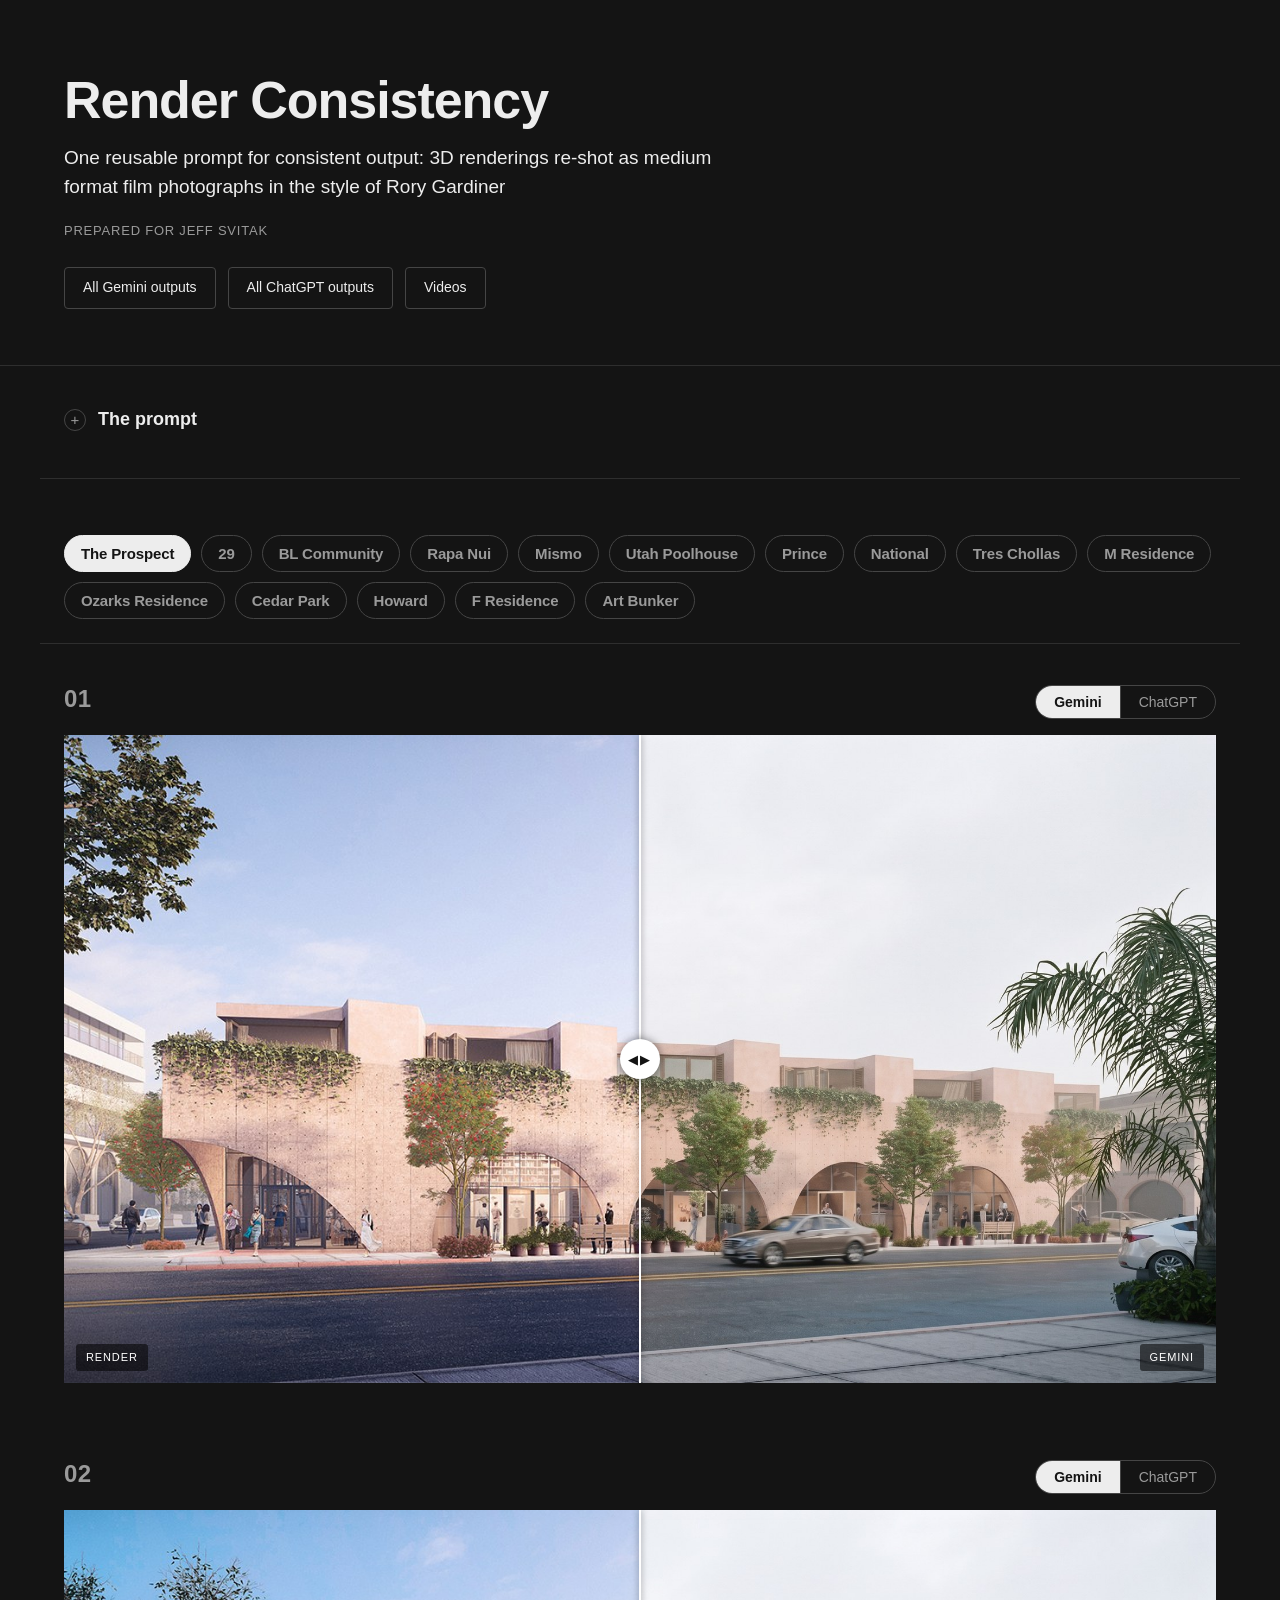
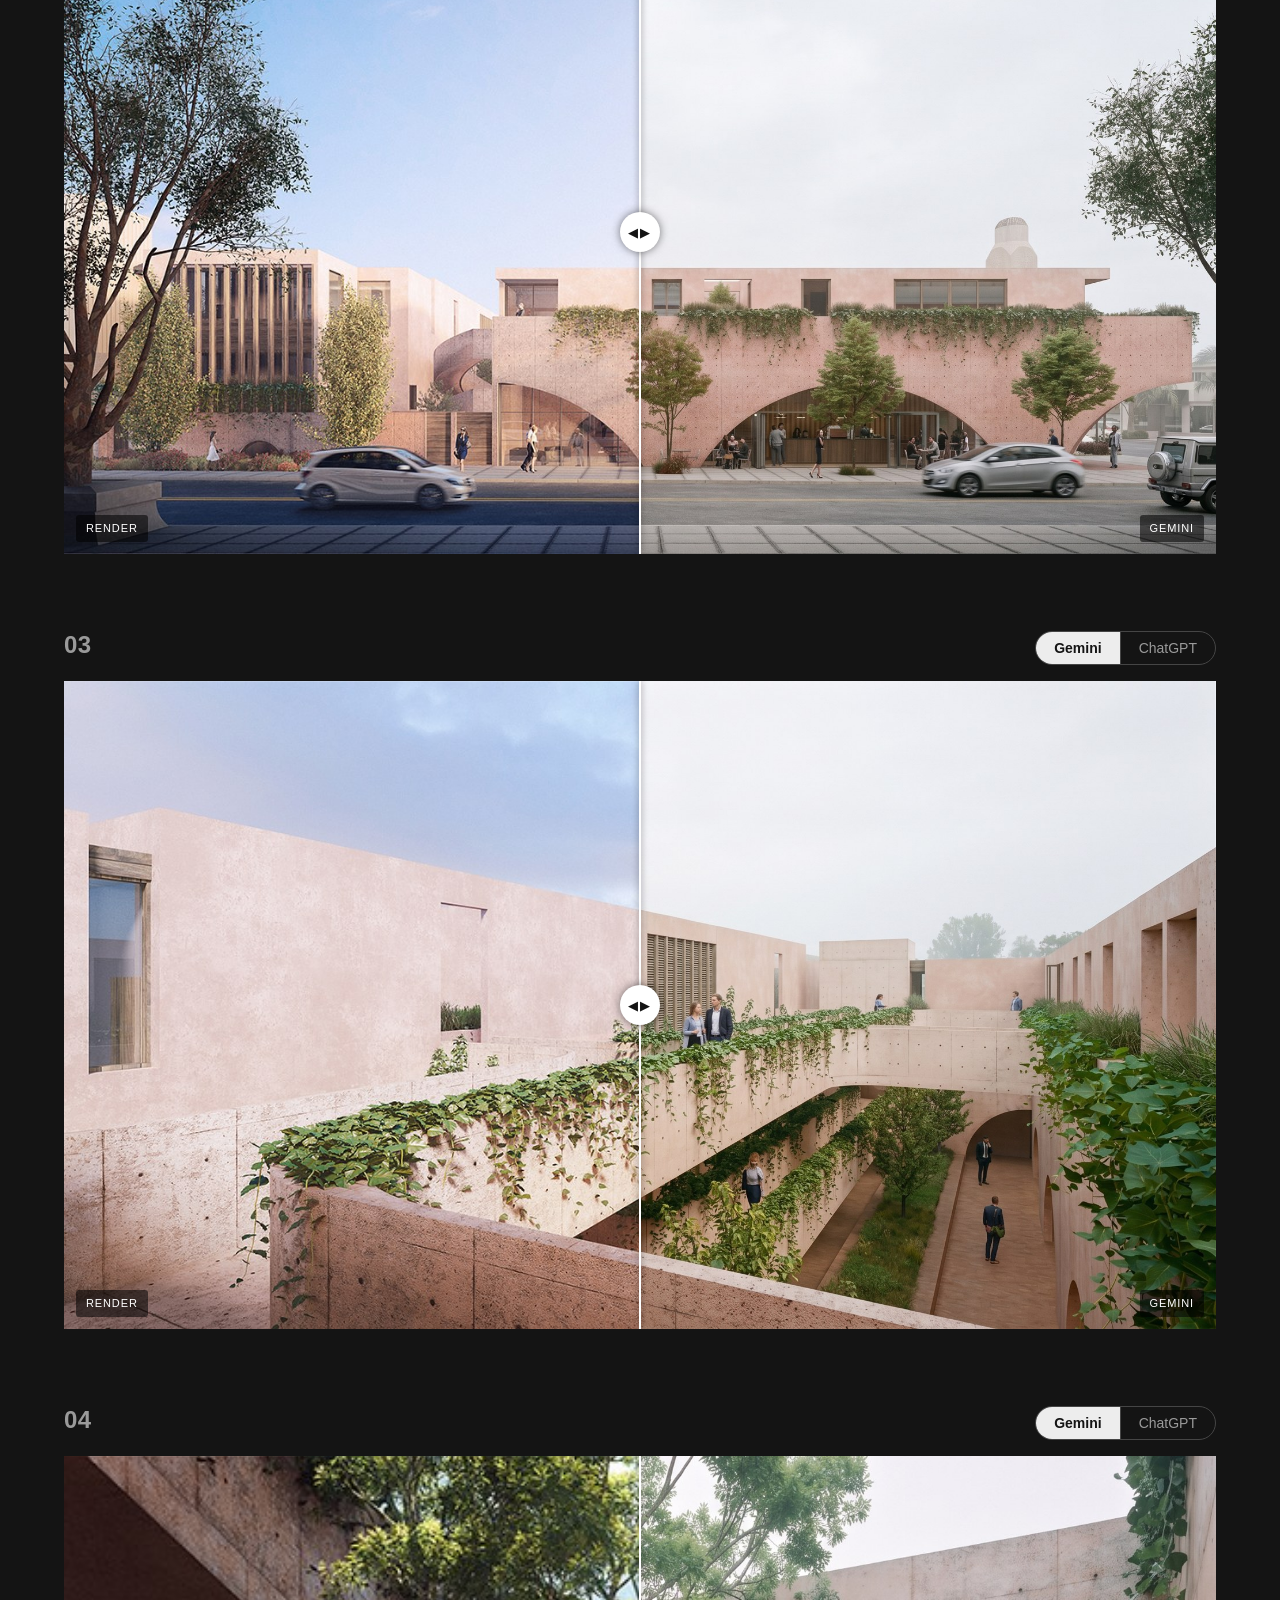
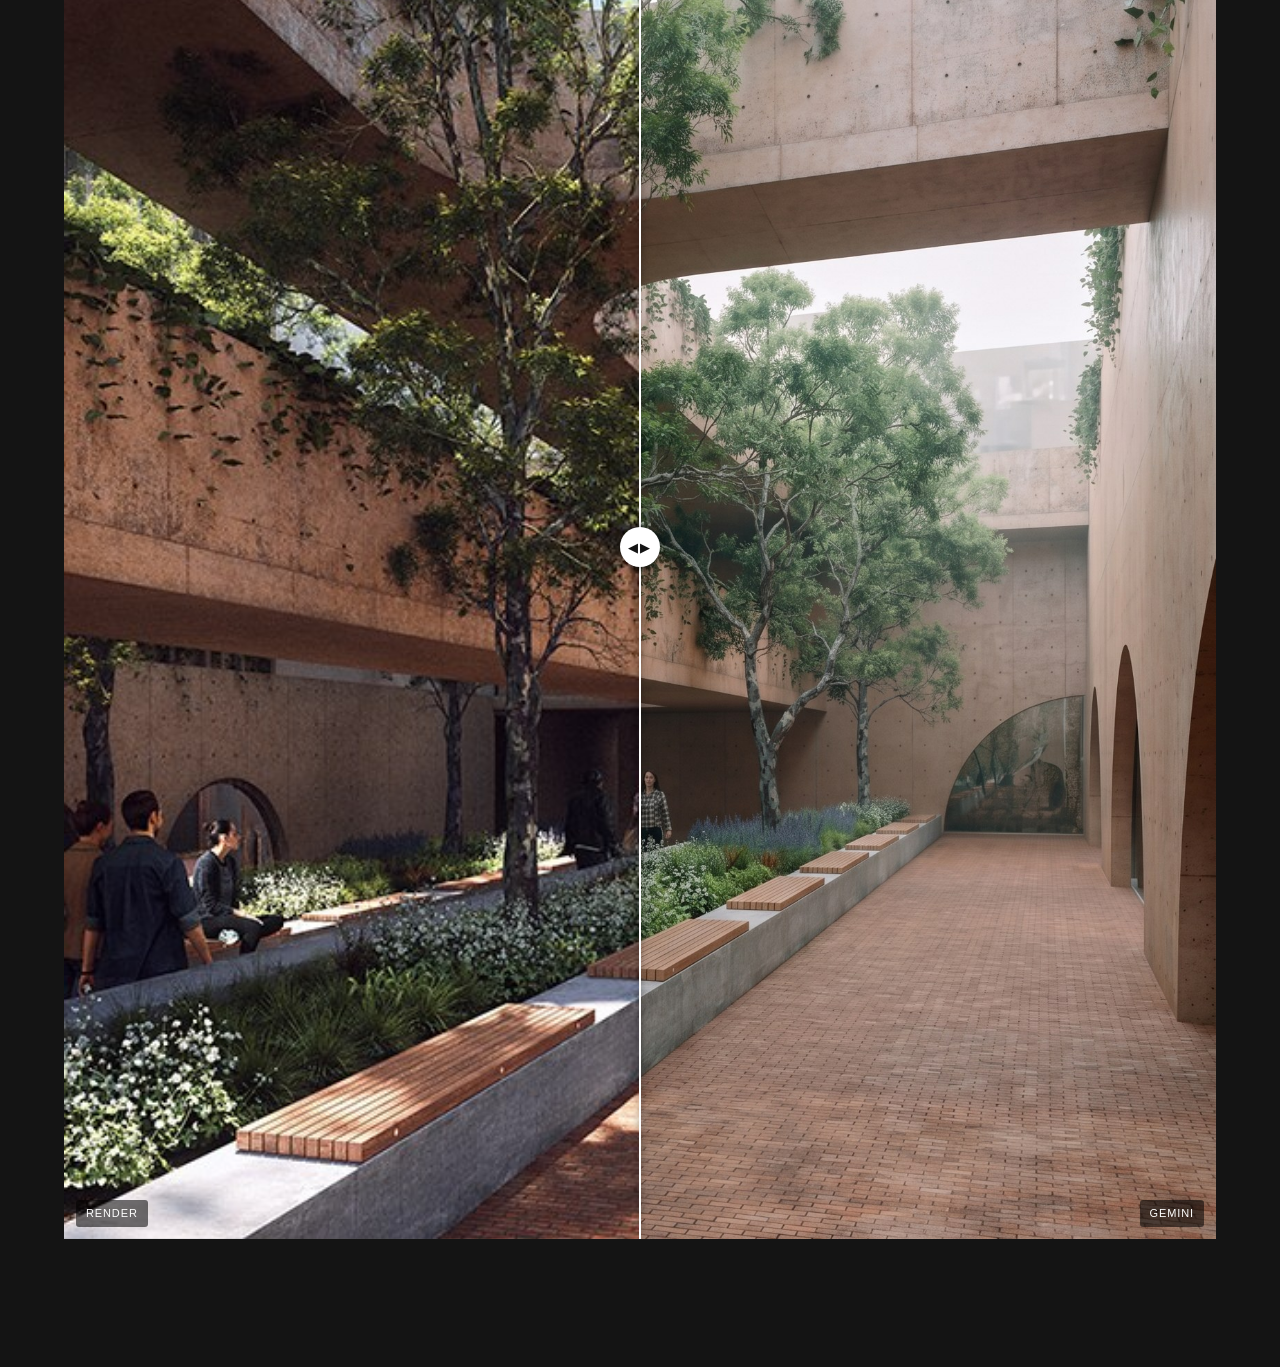
<file: index.html>
<!doctype html>
<html lang="en">
<head>
<meta charset="utf-8">
<meta name="viewport" content="width=device-width, initial-scale=1">
<title>Render Consistency</title>
<meta name="description" content="One reusable prompt for consistent output: 3D renderings re-shot as medium format film photographs in the style of Rory Gardiner.">
<link rel="stylesheet" href="style.css?v=11">
</head>
<body>

<header class="page-head">
  <div class="wrap">
    <h1>Render Consistency</h1>
    <p class="subhead">One reusable prompt for consistent output: 3D renderings re-shot as medium format film photographs in the style of Rory Gardiner</p>
    <p class="prepared">Prepared for Jeff Svitak</p>

    <div class="head-actions">
      <a class="btn" href="gemini.html">All Gemini outputs</a>
      <a class="btn" href="chatgpt.html">All ChatGPT outputs</a>
      <a class="btn" href="videos.html">Videos</a>
    </div>
  </div>
</header>

<section class="wrap prompt-section">
  <details id="prompt-details">
    <summary><span class="summary-label">The prompt</span></summary>
    <div class="prompt-body">
      <button type="button" id="copy-prompt" class="copy-btn">Copy prompt</button>
      <div class="prompt-text" id="prompt-text"><p>This is a 3D architectural rendering. Re-photograph the building as a real photograph in the style of a medium format architectural film shoot. Keep the architecture exactly as designed: same forms, proportions, openings and materials. Match every material color exactly as rendered, at the same hue; do not shift any material toward grey, beige, warmer or cooler. Everything else can change.</p>
<p>Reframe from eye level with straight verticals and a normal-to-slightly-long lens, no wide-angle stretch. Let landscape, foreground planting or context take up as much of the frame as the building; the building does not need to be centered or shown whole.</p>
<p>Overcast day: flat pale grey-white sky with no blue and no visible cloud detail, soft diffuse light from above, no direct sun, no hard cast shadows, only faint soft shading where light is blocked. Faint atmospheric haze on anything distant.</p>
<p>The building is newly completed and well kept. Replace all render content with the real thing: real people if any, few and candid, often facing away; real vegetation matching the designed planting, healthy and maintained, with the natural irregularity of living plants but no dead growth, no weeds, nothing overgrown; paving and hard surfaces clean and swept; materials as built, real texture and slight tonal variation across surfaces, but no staining, dirt or damage.</p>
<p>Shot on a Mamiya RZ67, 110mm f/2.8, Kodak Portra 400, scanned from the negative. Low contrast, lifted shadows, no pure black or blown white, fine even grain across the whole frame. Muted palette, greens pushed toward olive, slight cool magenta-cyan cast in the sky and highlights; the haze and low contrast cover the building too, but its materials keep their rendered hue. No HDR, no sharpening, no vignette.</p></div>
    </div>
  </details>
</section>

<nav class="wrap projects-nav" id="project-tabs" aria-label="Projects"></nav>

<main class="wrap" id="projects"></main>

<script src="data.js?v=11"></script>
<script src="app.js?v=11"></script>
</body>
</html>
</file>
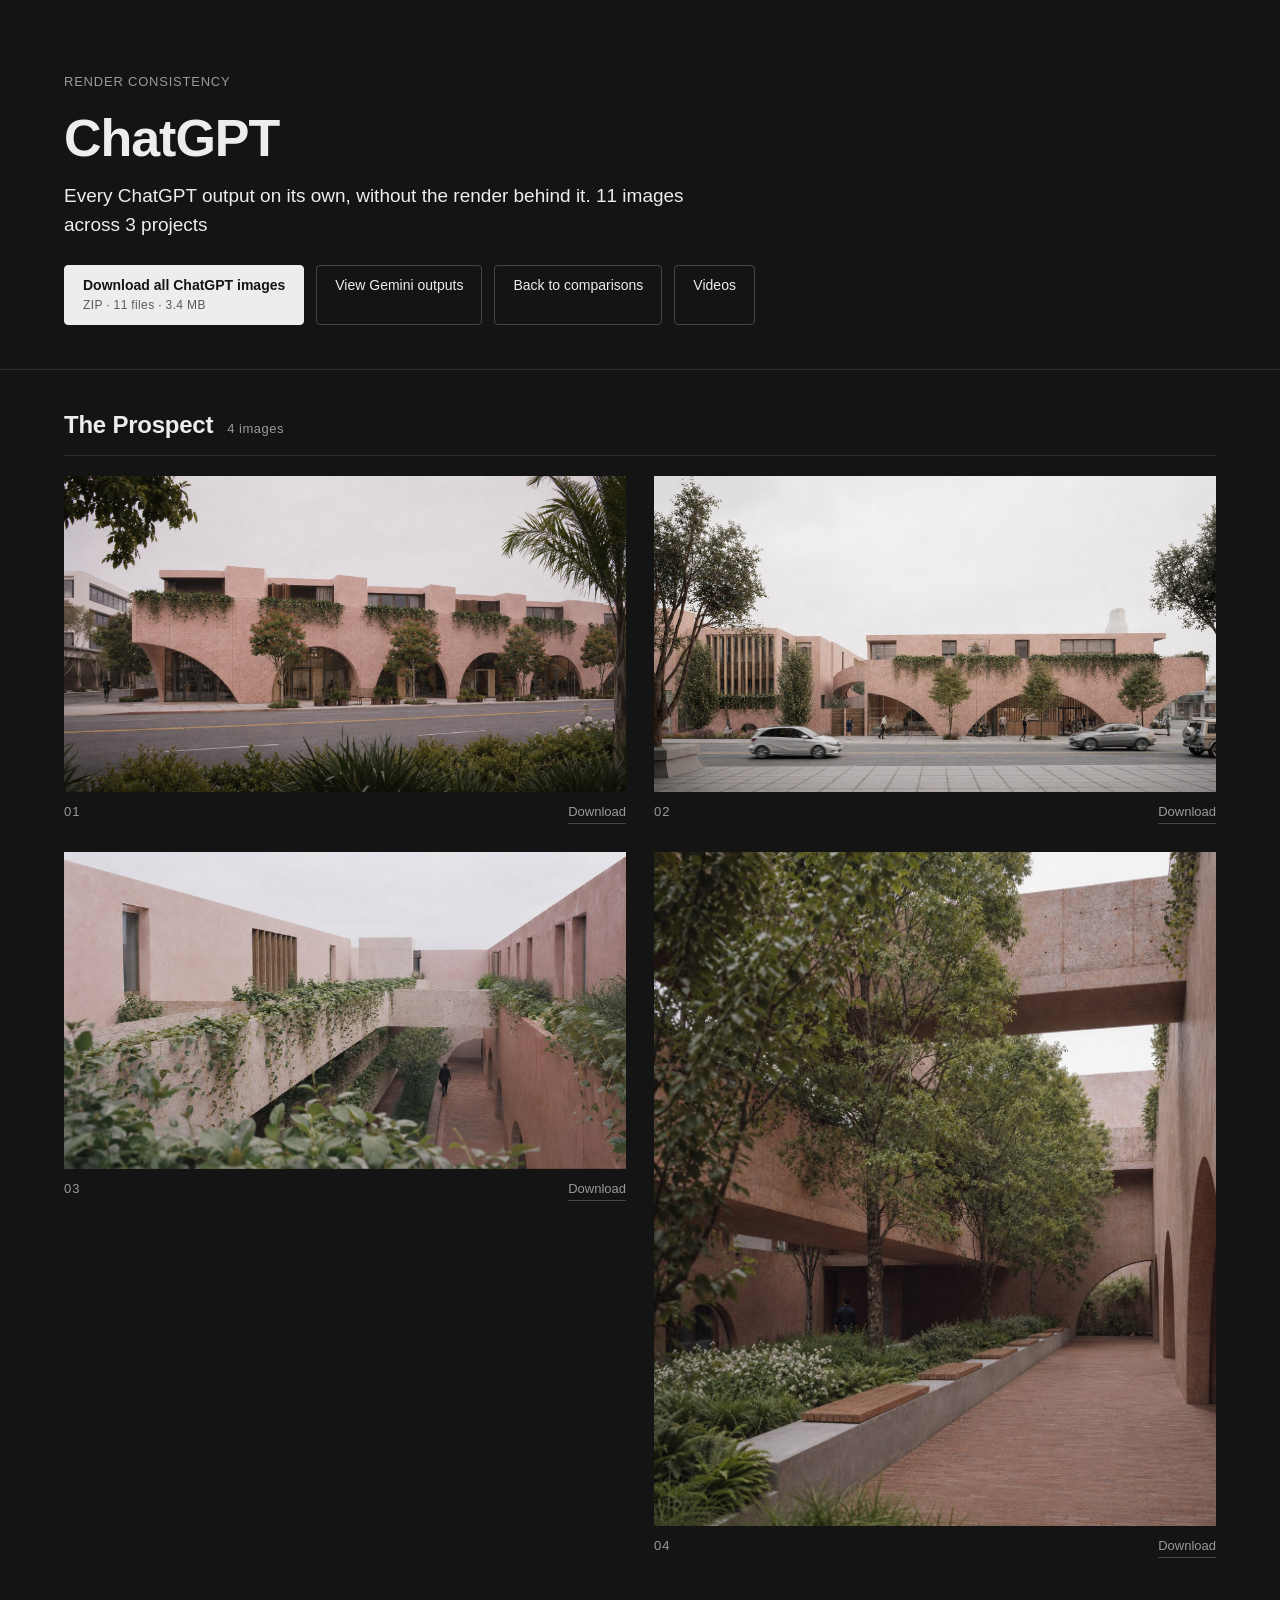
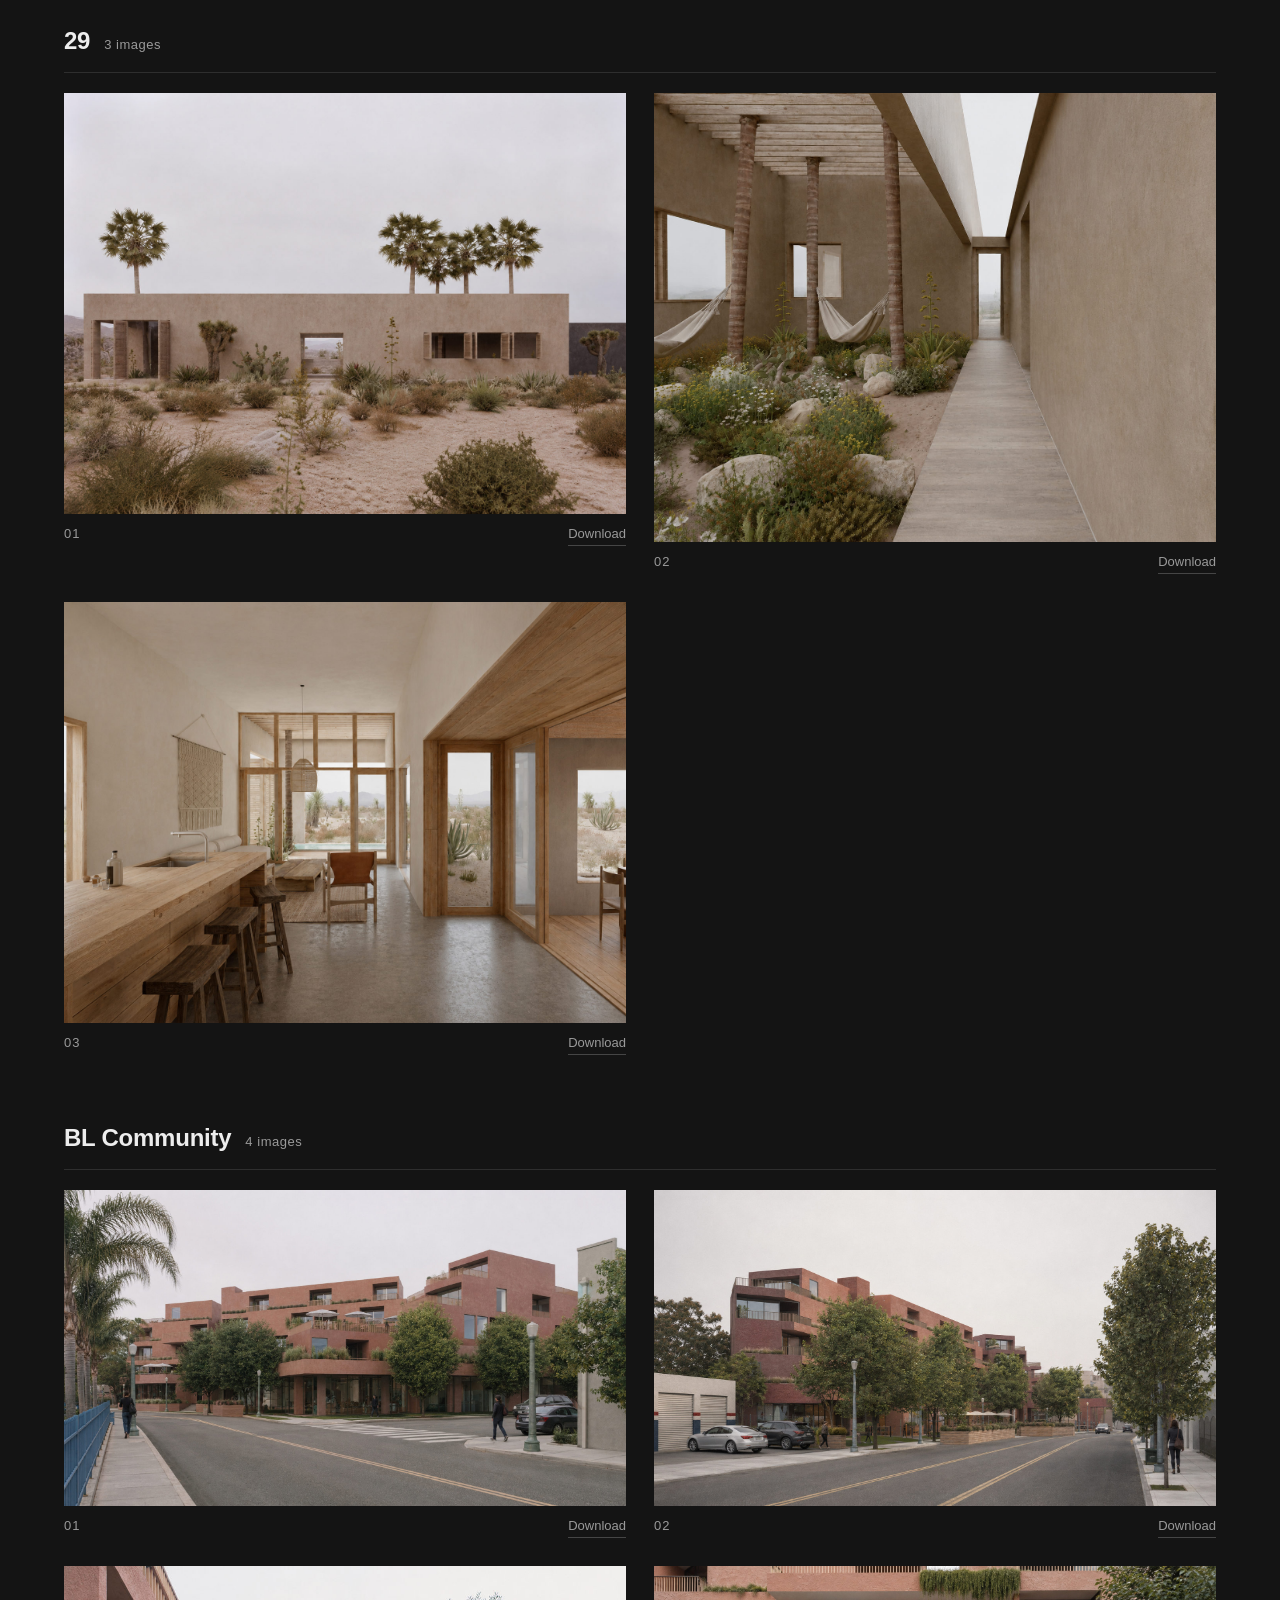
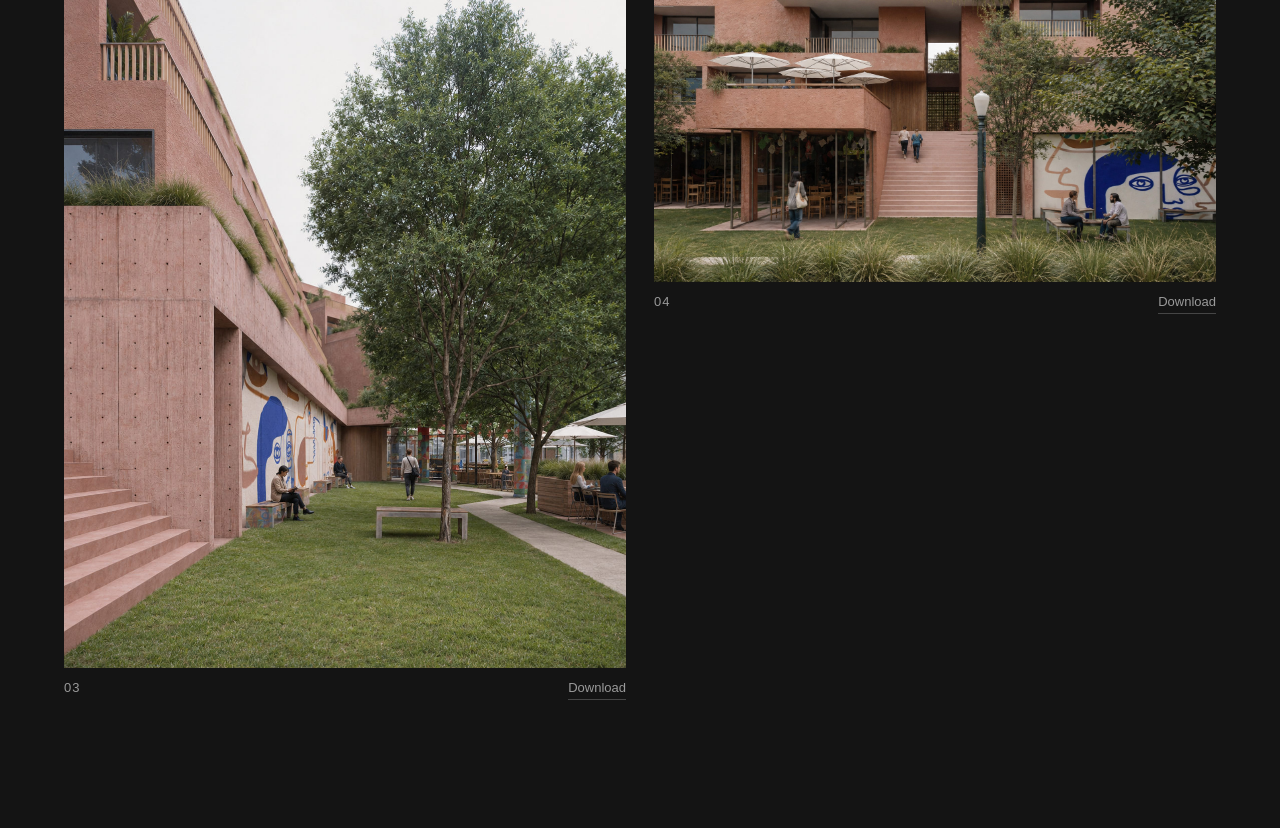
<file: chatgpt.html>
<!doctype html>
<html lang="en">
<head>
<meta charset="utf-8">
<meta name="viewport" content="width=device-width, initial-scale=1">
<title>ChatGPT outputs — Render Consistency</title>
<meta name="description" content="Every ChatGPT output from Render Consistency, on its own, with a download of the full set.">
<link rel="stylesheet" href="style.css?v=11">
</head>
<body data-model="chatgpt">

<header class="page-head page-head--sub">
  <div class="wrap">
    <p class="crumb"><a href="index.html">Render Consistency</a></p>
    <h1>ChatGPT</h1>
    <p class="subhead">Every ChatGPT output on its own, without the render behind it. <span id="total-count"></span></p>

    <div class="head-actions">
      <a class="btn btn--primary" href="downloads/render-consistency-chatgpt.zip" download>
        Download all ChatGPT images
        <span class="btn-meta" id="zip-meta">ZIP</span>
      </a>
      <a class="btn" href="gemini.html">View Gemini outputs</a>
      <a class="btn" href="index.html">Back to comparisons</a>
      <a class="btn" href="videos.html">Videos</a>
    </div>
  </div>
</header>

<main class="wrap" id="gallery"></main>

<script src="data.js?v=11"></script>
<script src="gallery.js?v=11"></script>
</body>
</html>
</file>
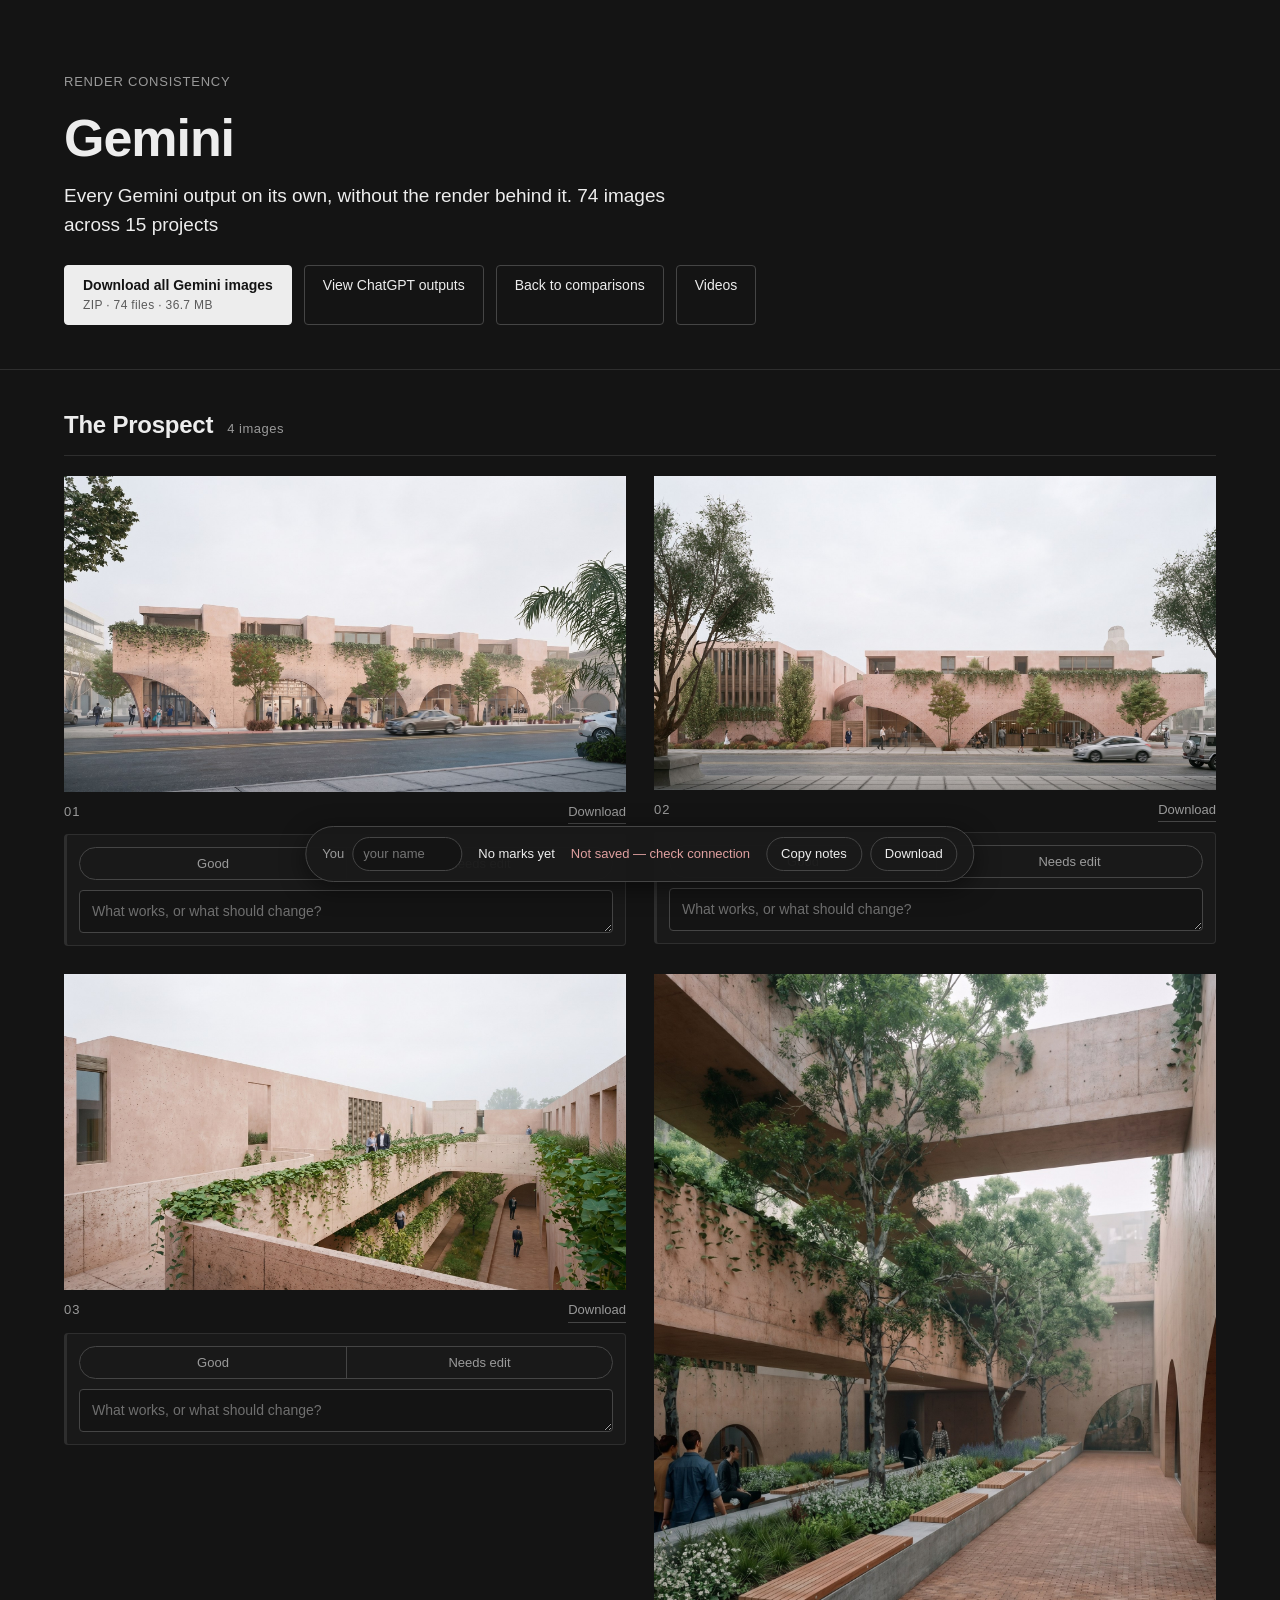
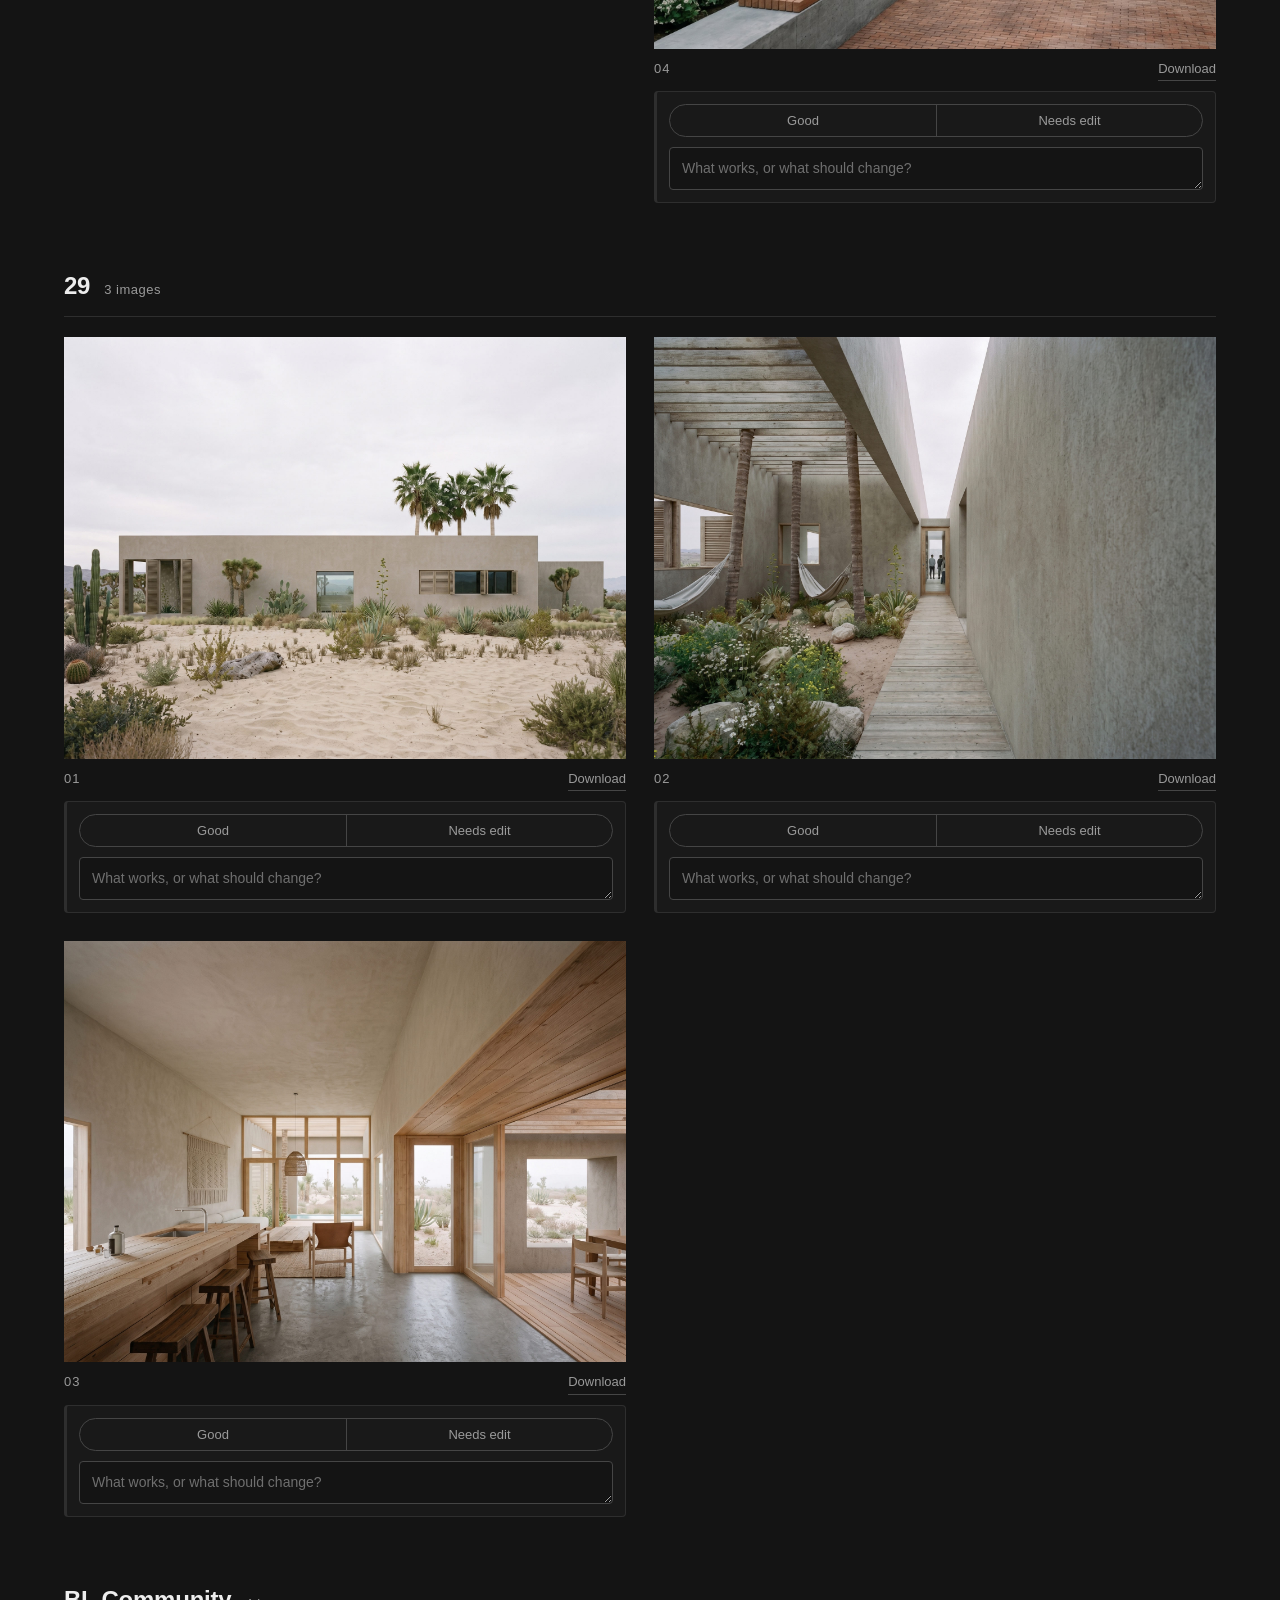
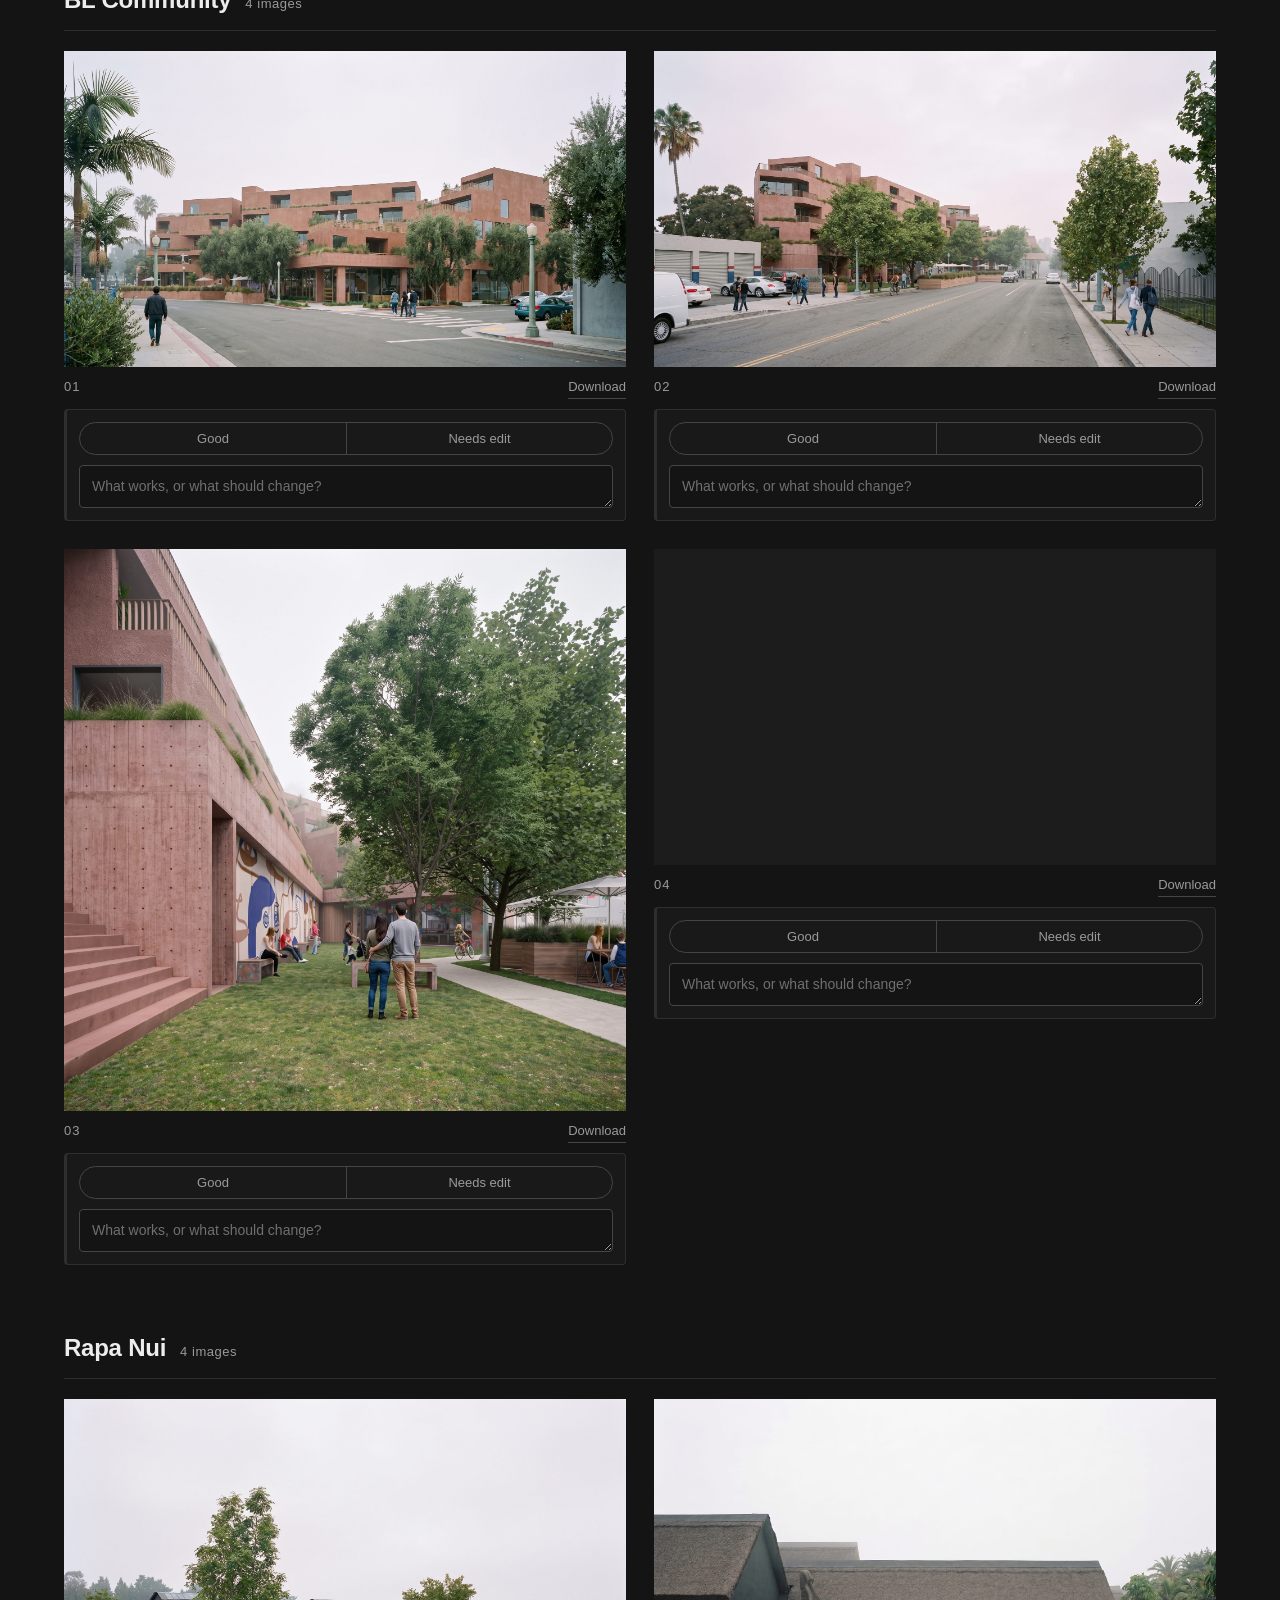
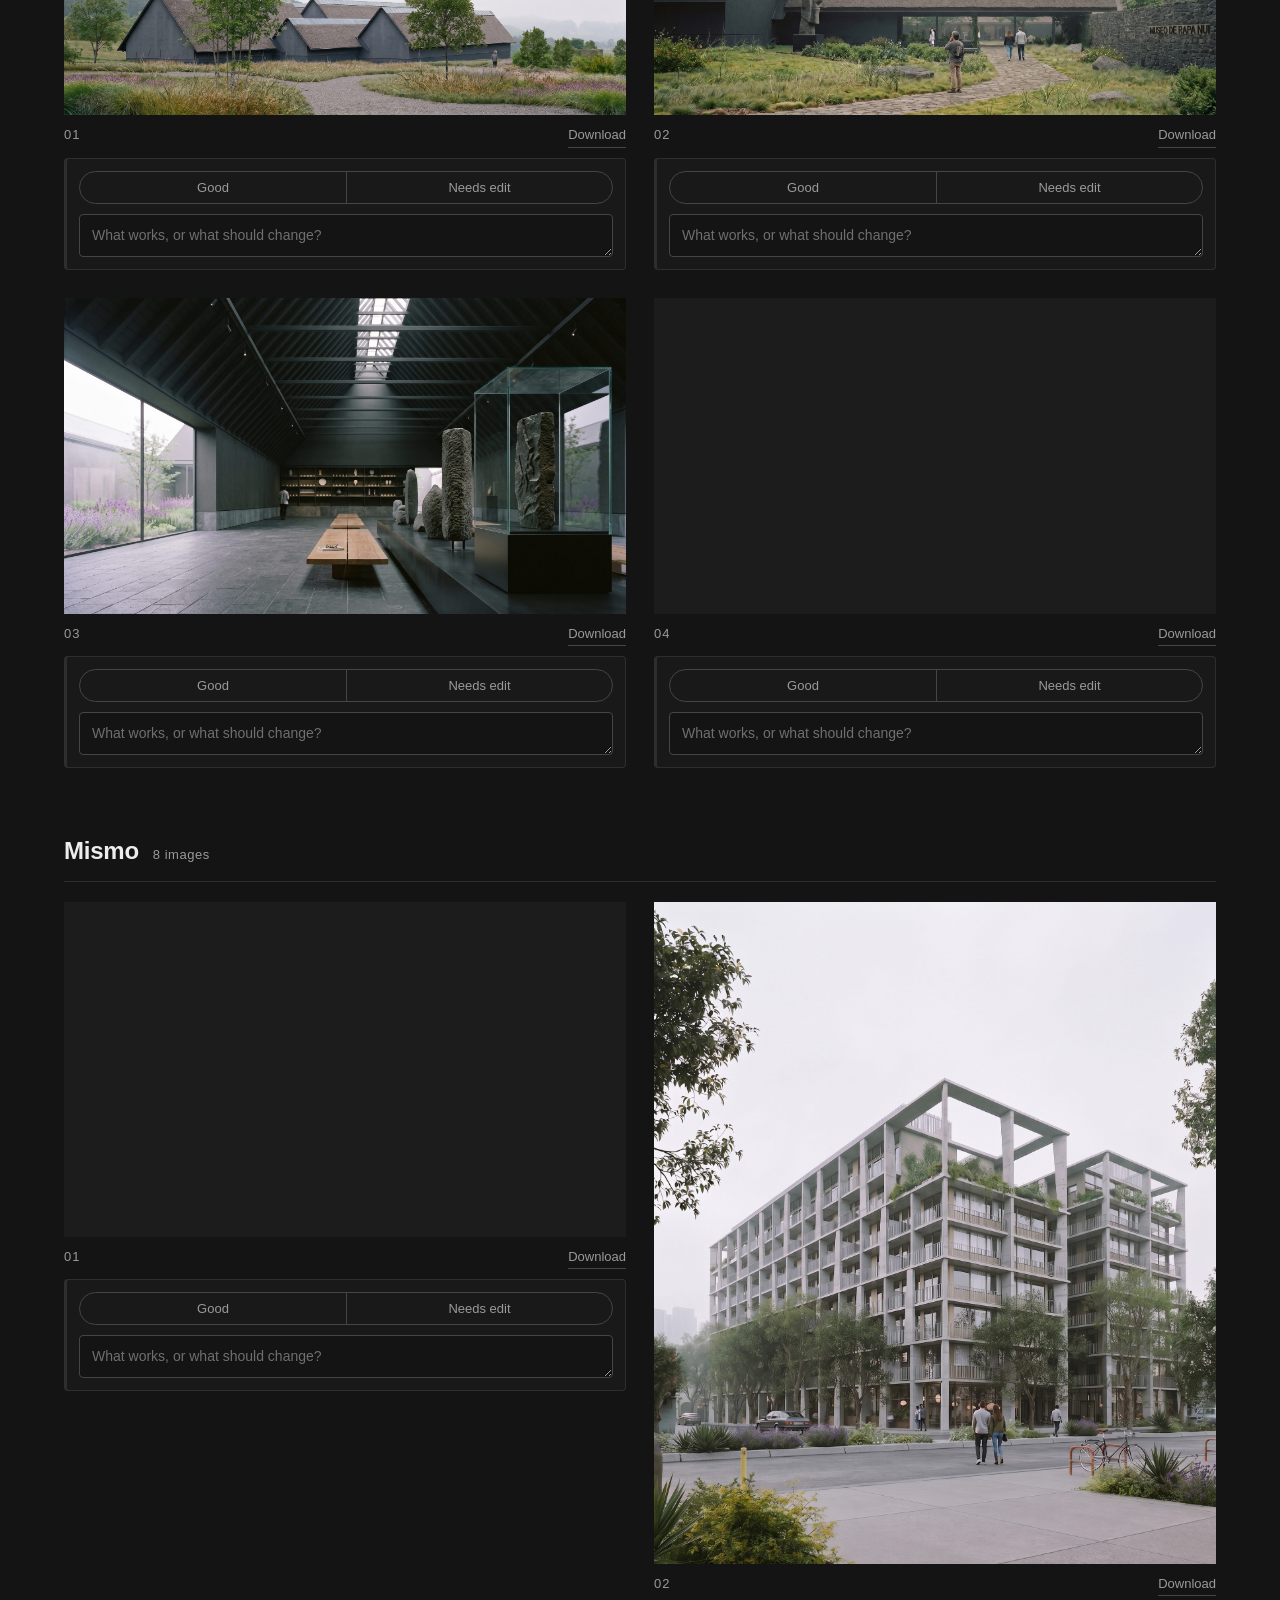
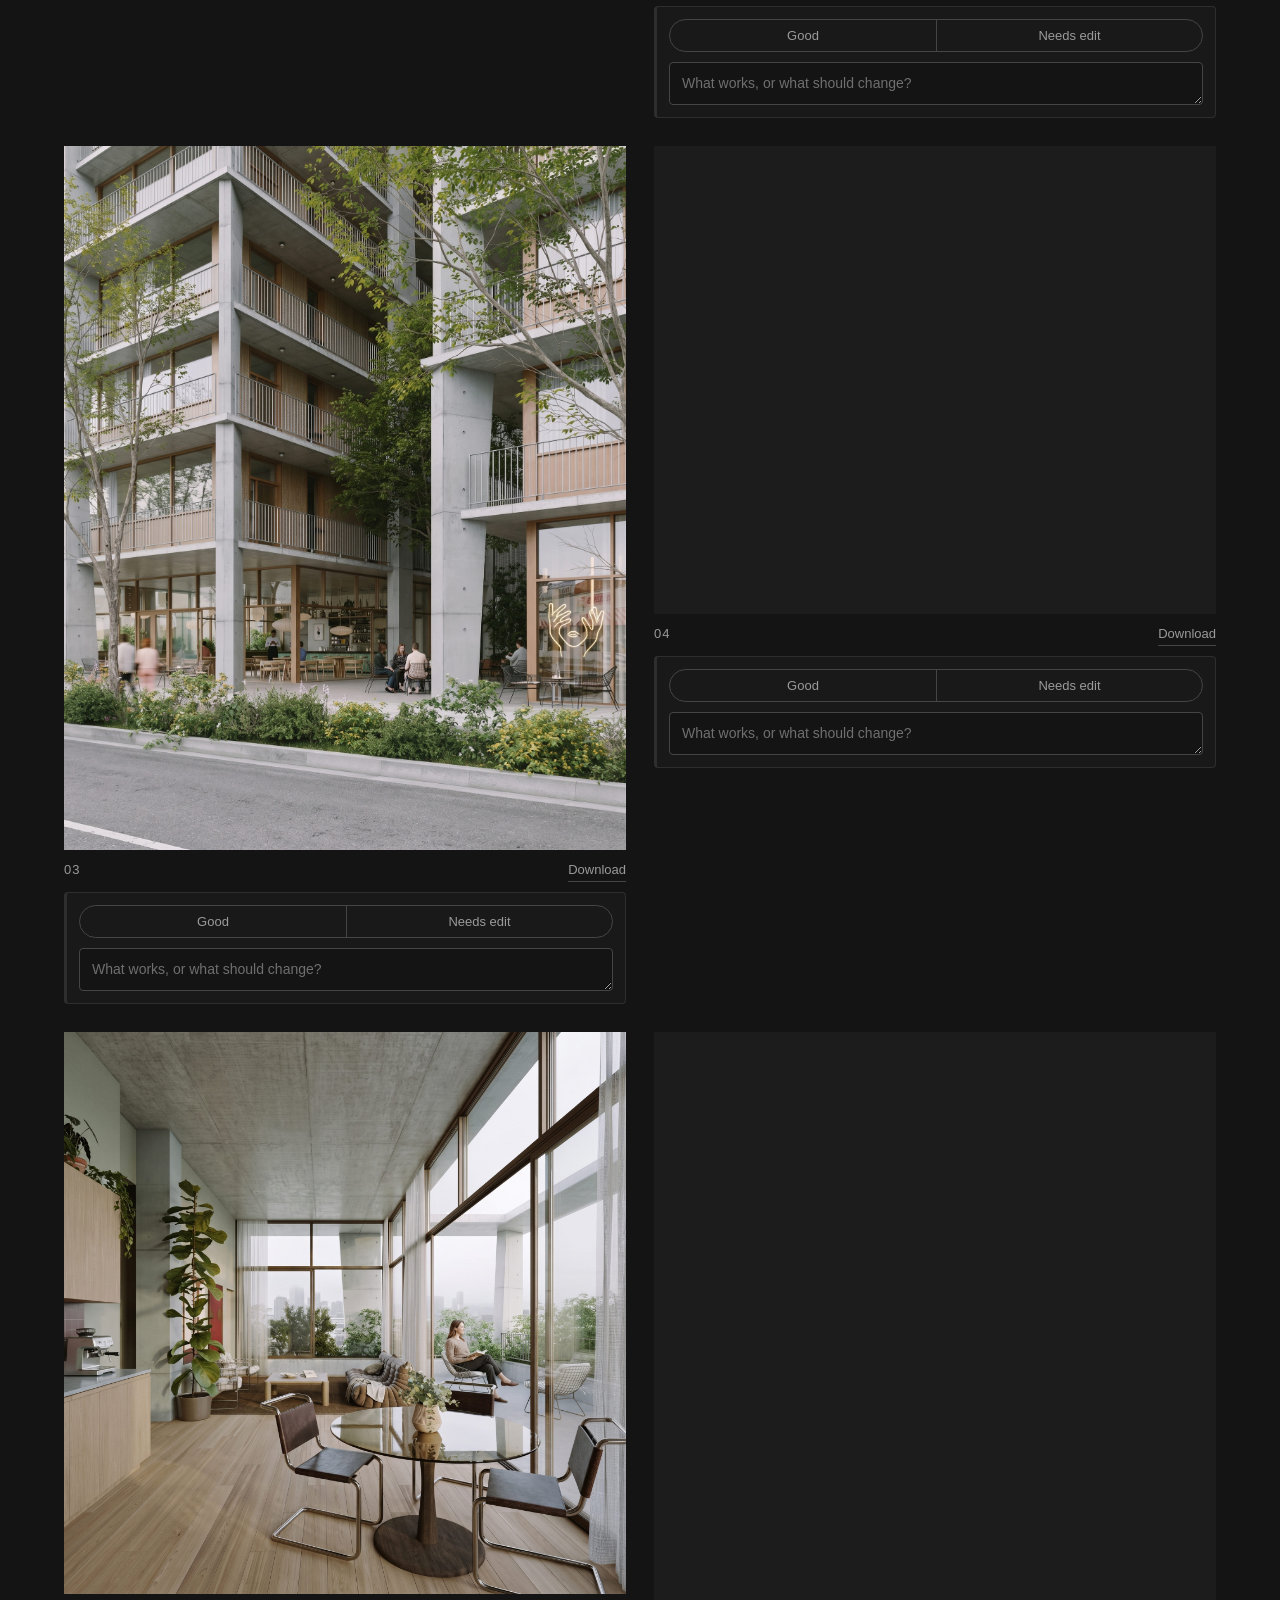
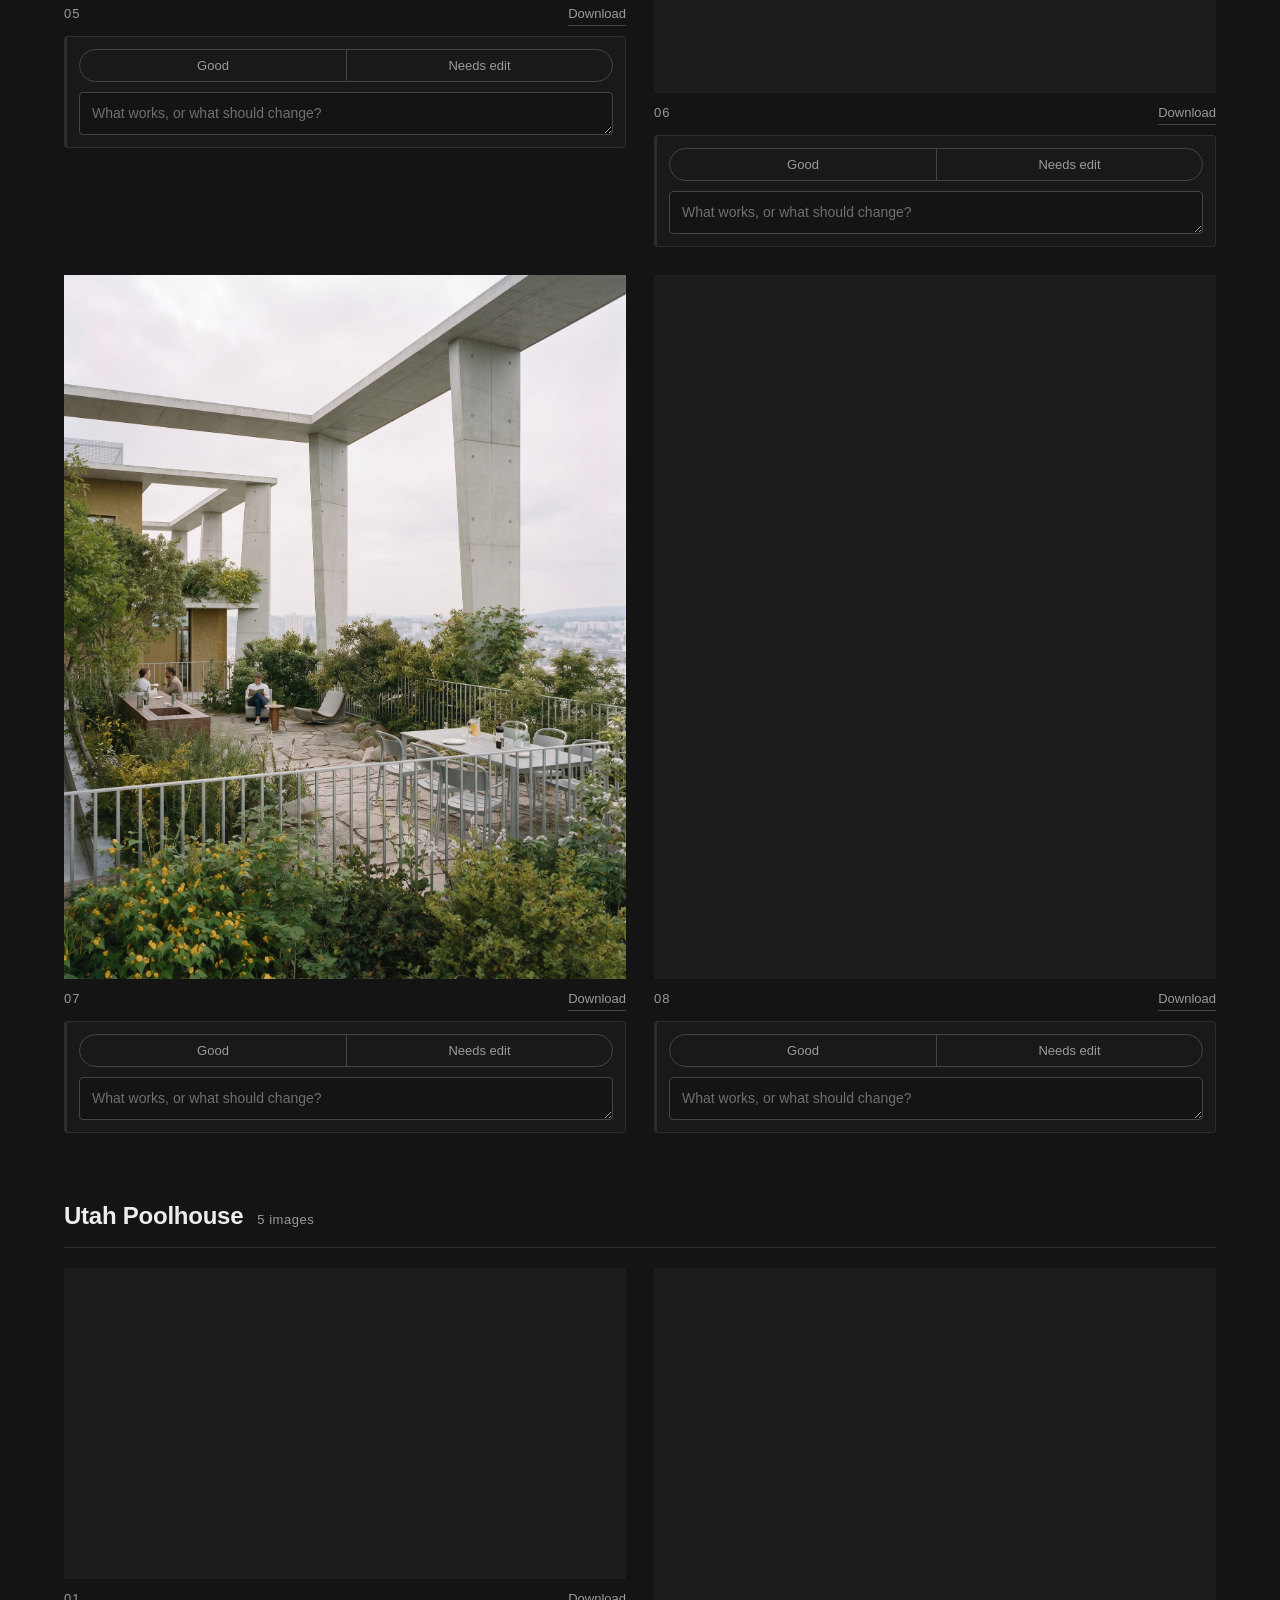
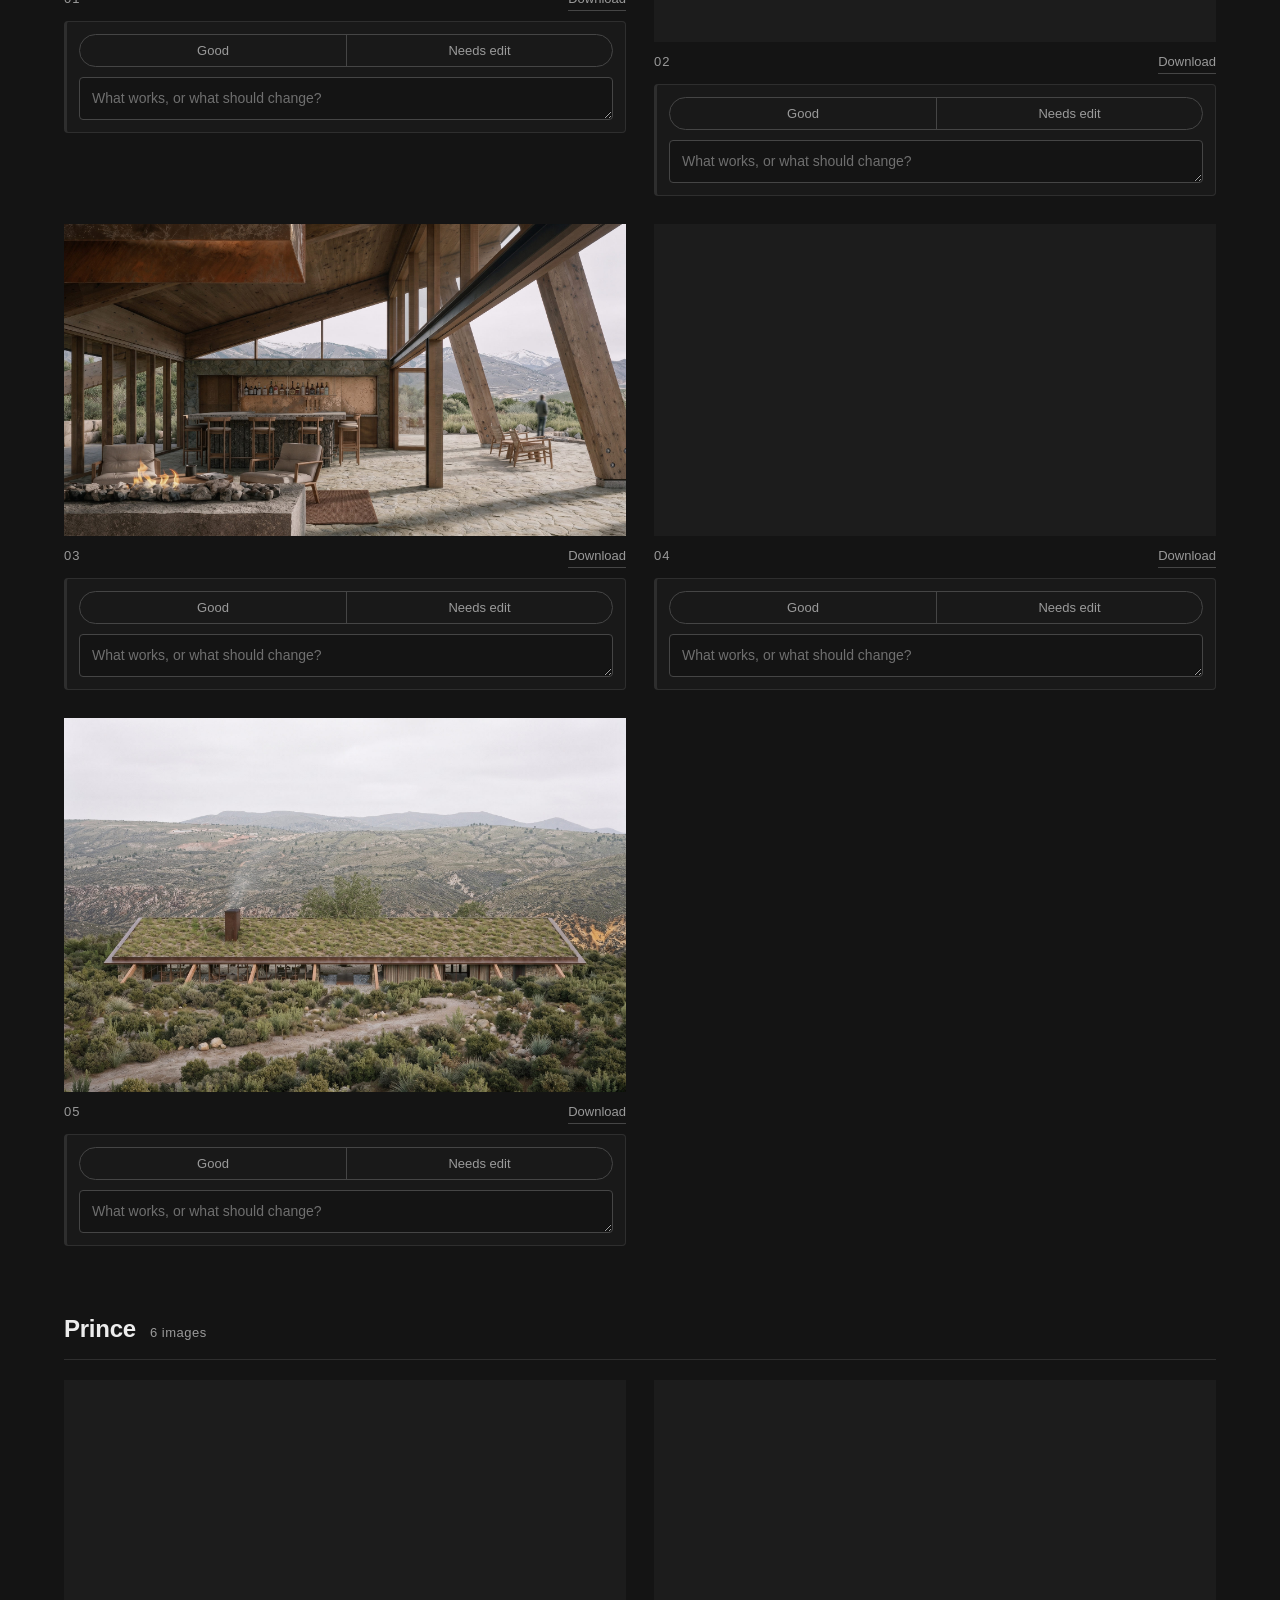
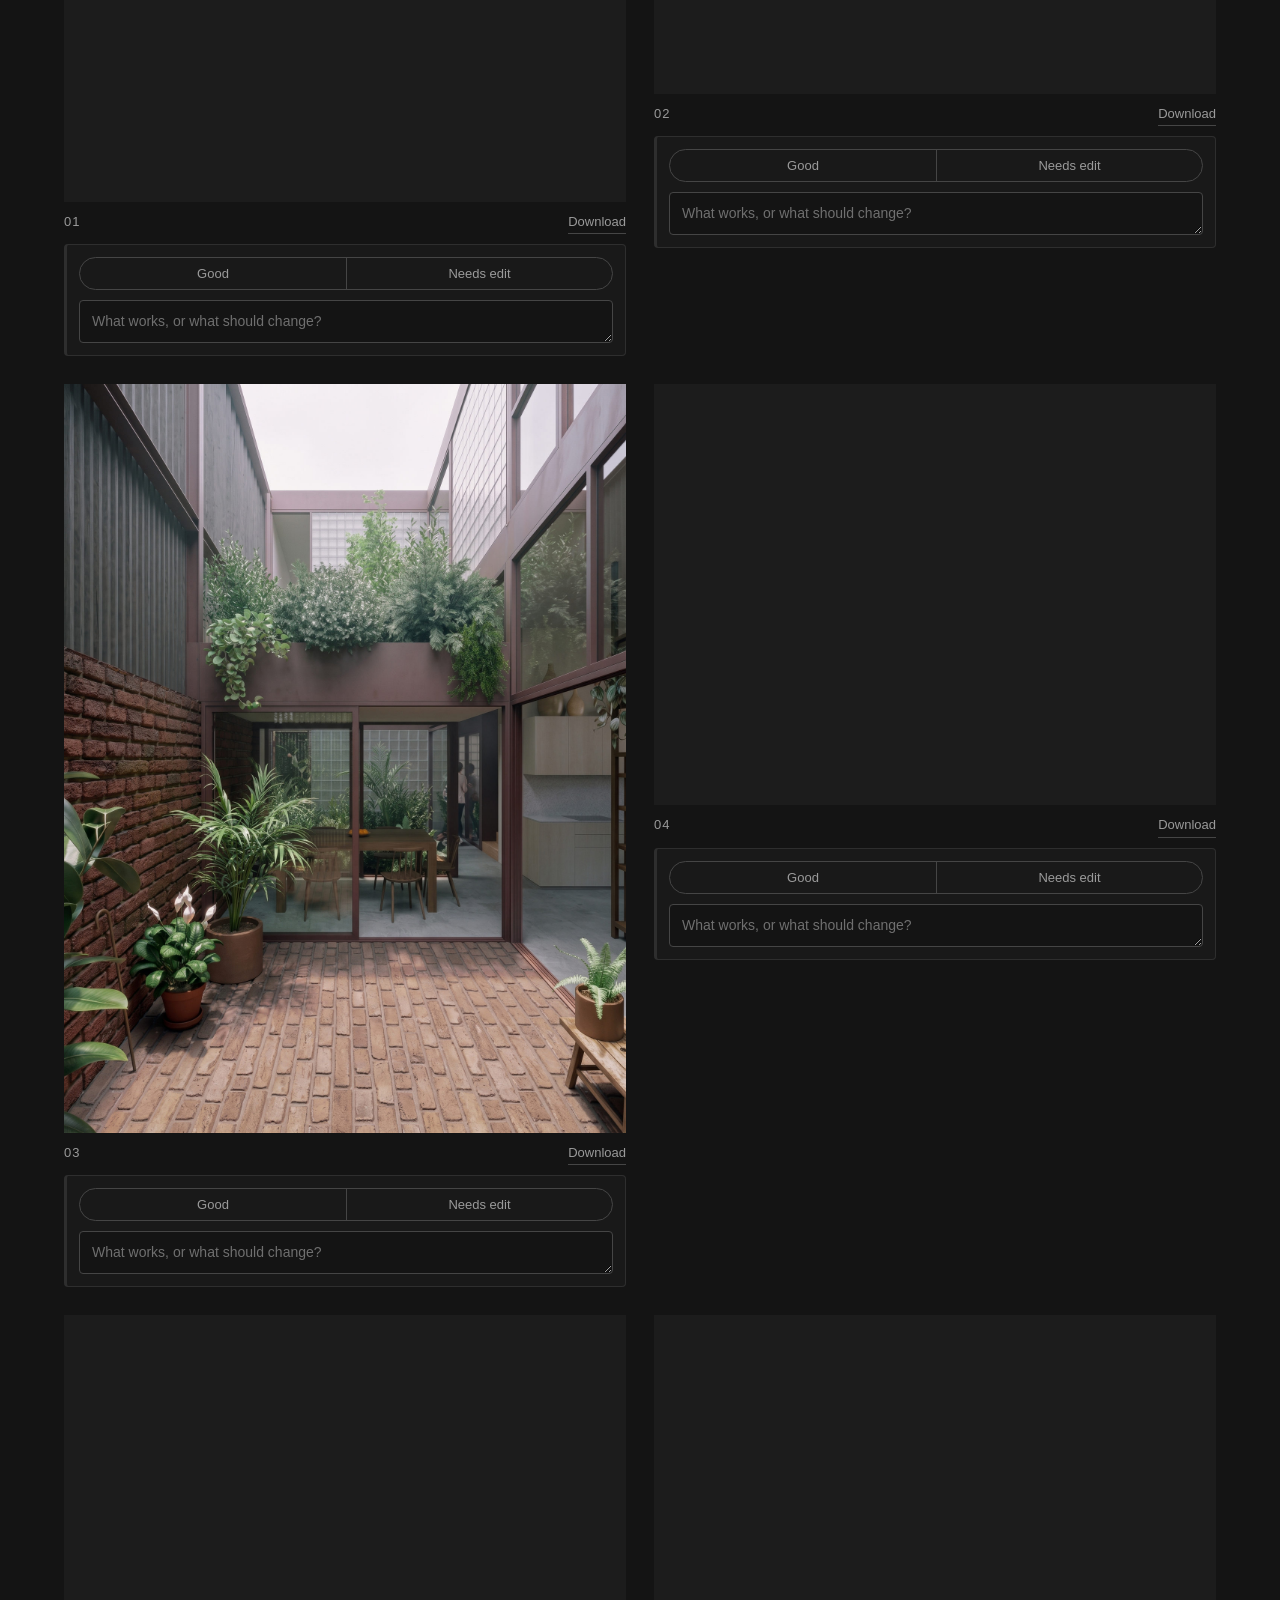
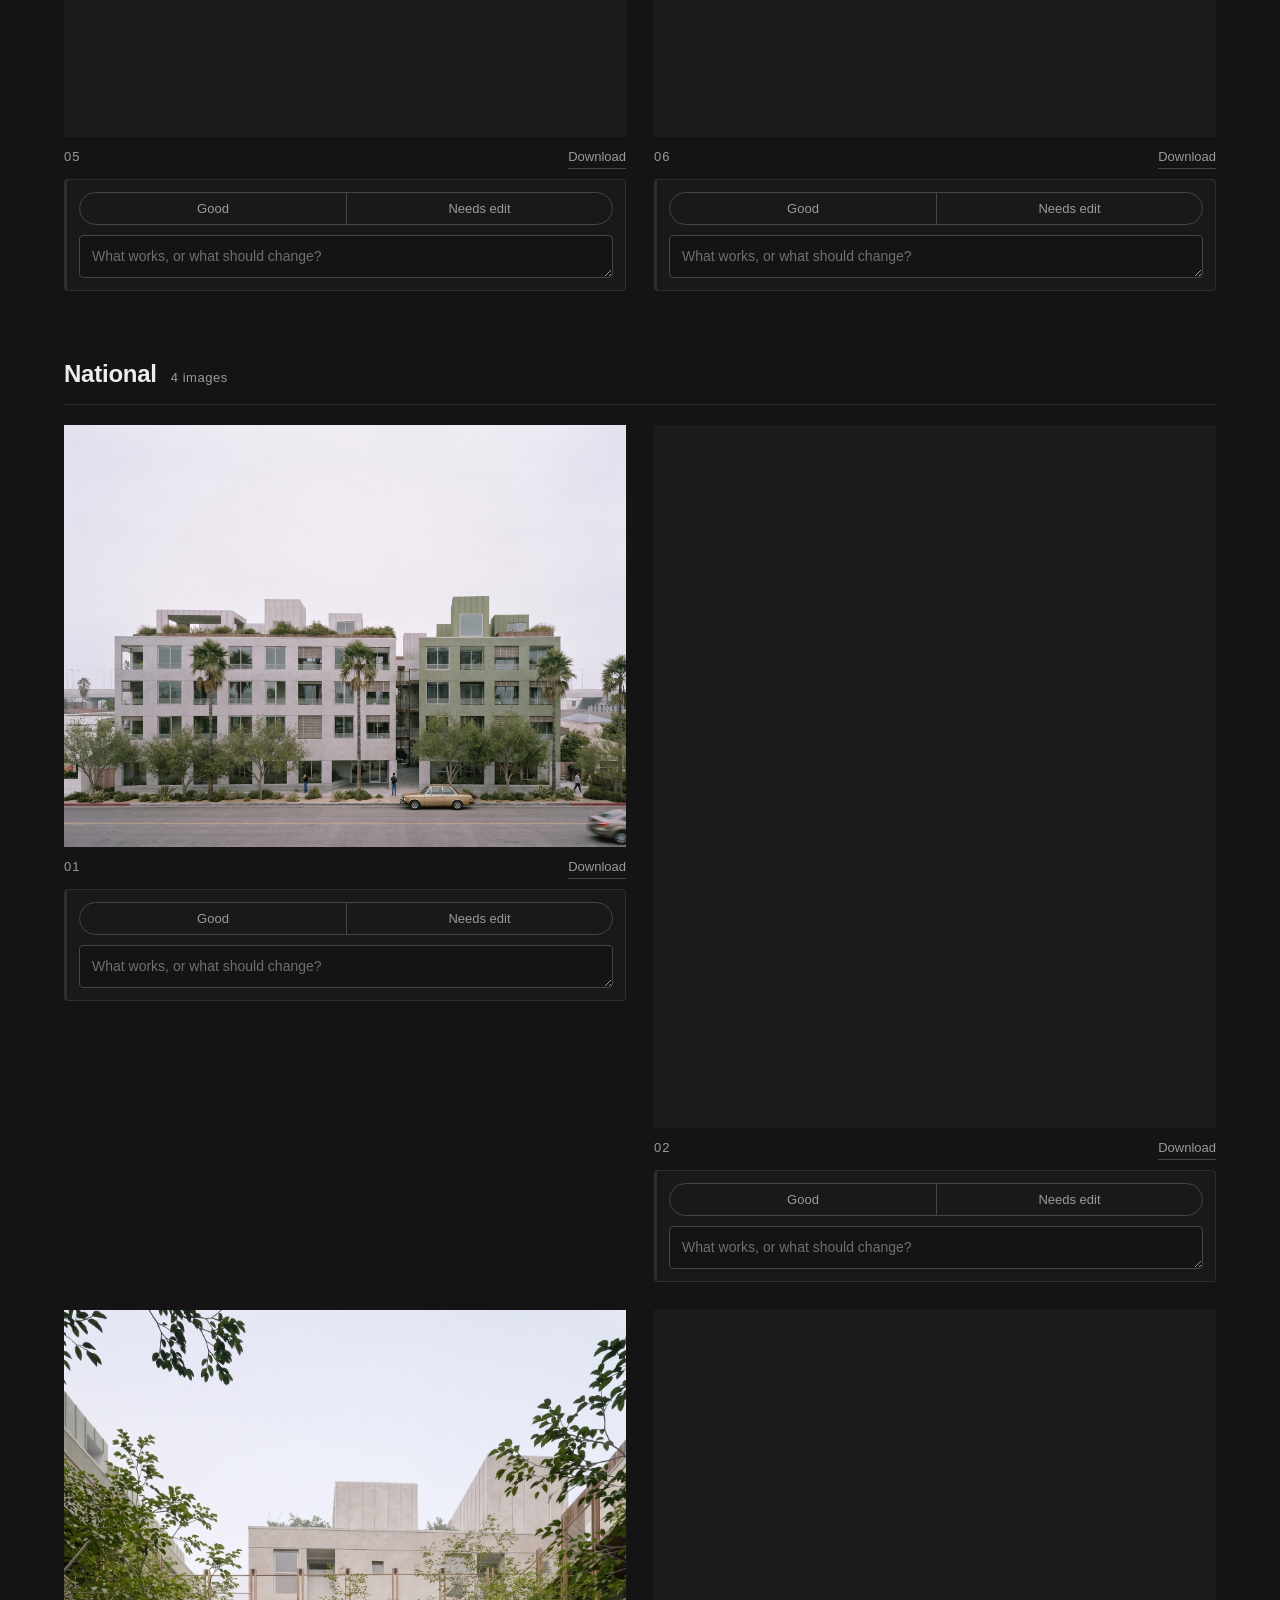
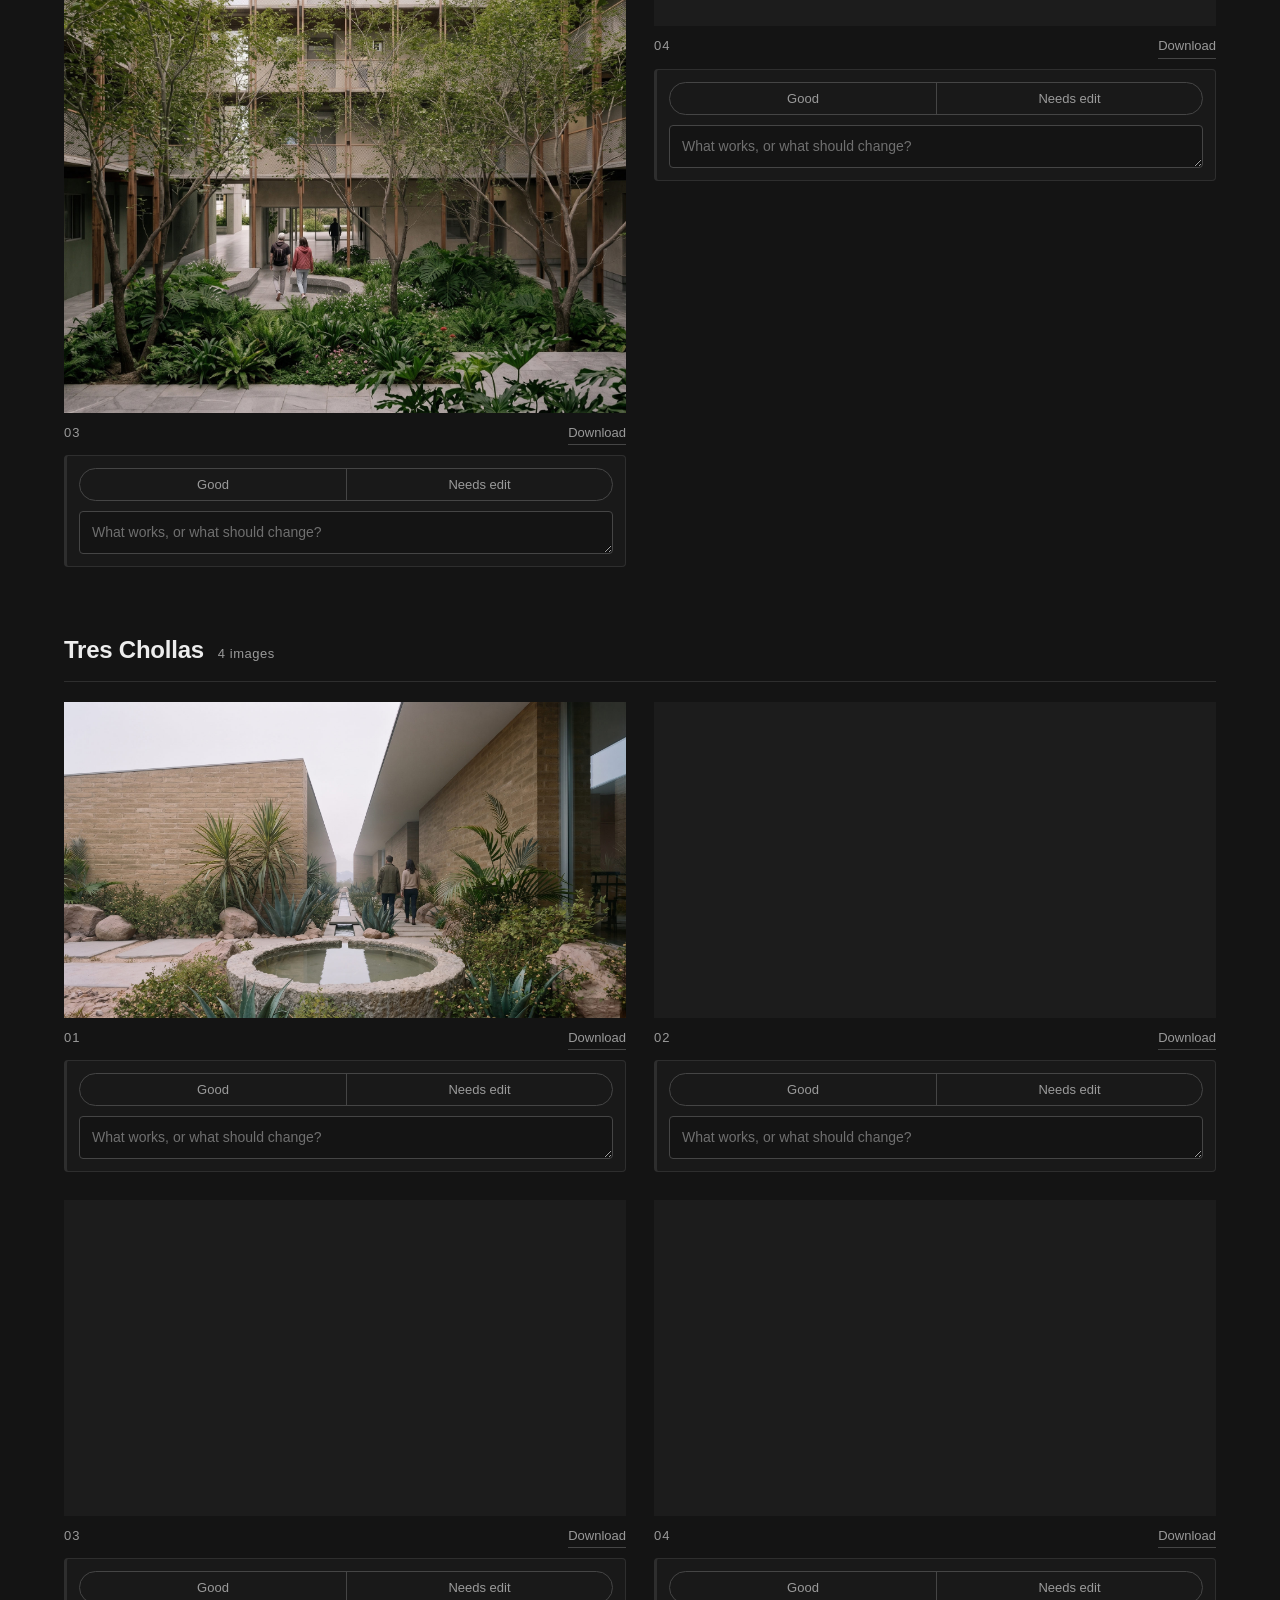
<file: gemini.html>
<!doctype html>
<html lang="en">
<head>
<meta charset="utf-8">
<meta name="viewport" content="width=device-width, initial-scale=1">
<title>Gemini outputs — Render Consistency</title>
<meta name="description" content="Every Gemini output from Render Consistency, on its own, with a download of the full set.">
<link rel="stylesheet" href="style.css?v=11">
</head>
<body data-model="gemini">

<header class="page-head page-head--sub">
  <div class="wrap">
    <p class="crumb"><a href="index.html">Render Consistency</a></p>
    <h1>Gemini</h1>
    <p class="subhead">Every Gemini output on its own, without the render behind it. <span id="total-count"></span></p>

    <div class="head-actions">
      <a class="btn btn--primary" href="downloads/render-consistency-gemini.zip" download>
        Download all Gemini images
        <span class="btn-meta" id="zip-meta">ZIP</span>
      </a>
      <a class="btn" href="chatgpt.html">View ChatGPT outputs</a>
      <a class="btn" href="index.html">Back to comparisons</a>
      <a class="btn" href="videos.html">Videos</a>
    </div>
  </div>
</header>

<main class="wrap" id="gallery"></main>

<script src="data.js?v=11"></script>
<script src="review-config.js?v=11"></script>
<script src="review.js?v=11"></script>
<script src="gallery.js?v=11"></script>
</body>
</html>
</file>
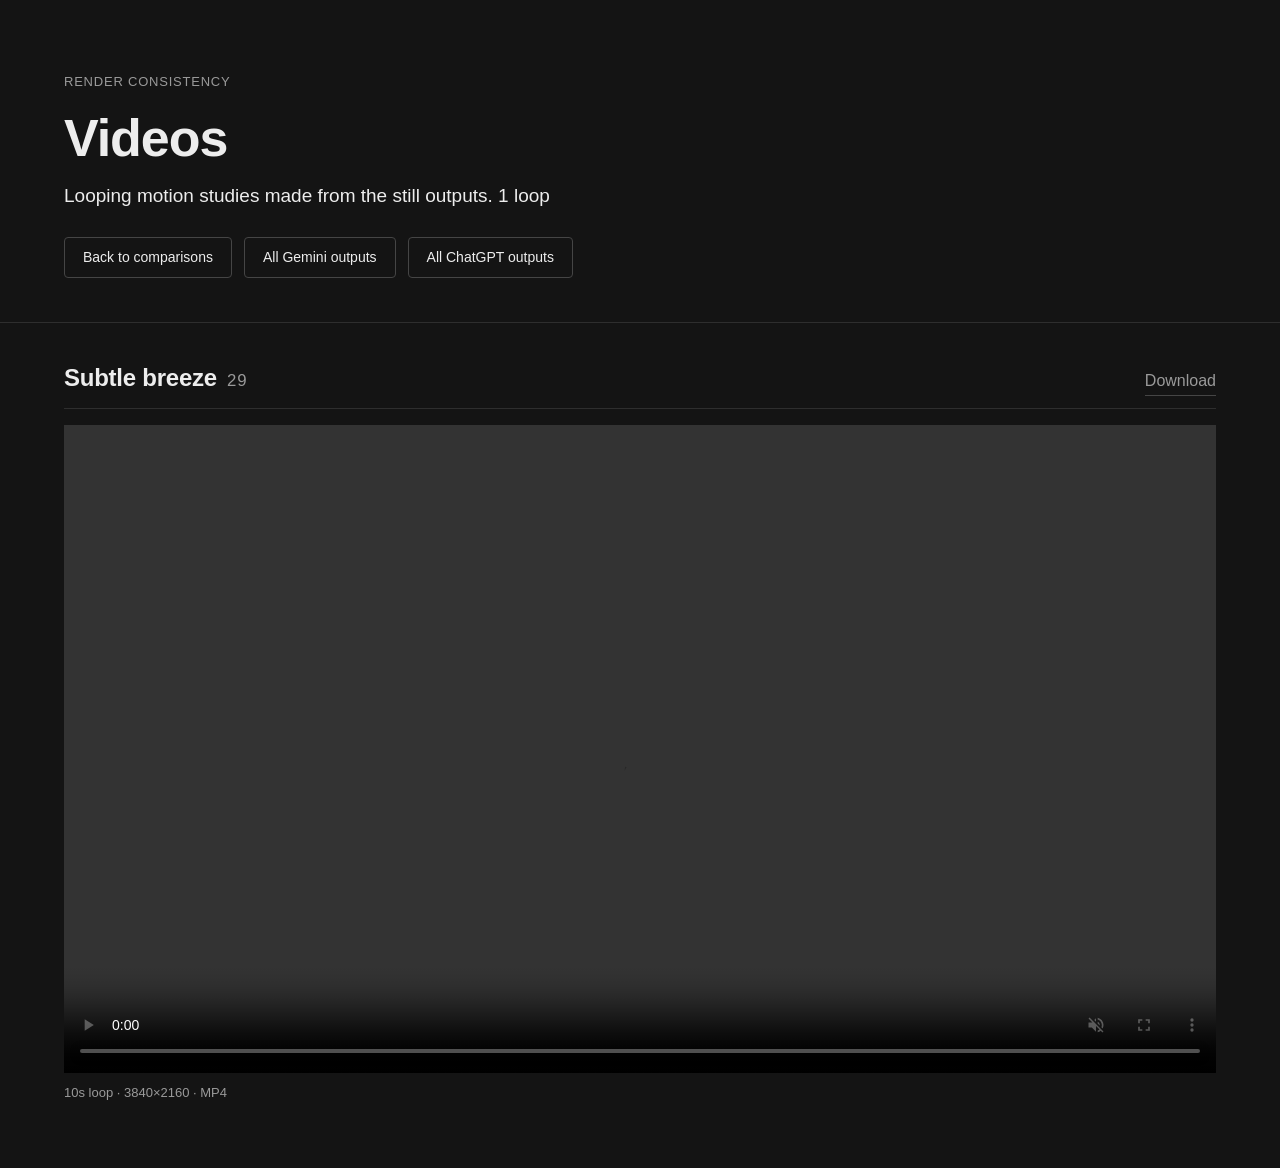
<file: videos.html>
<!doctype html>
<html lang="en">
<head>
<meta charset="utf-8">
<meta name="viewport" content="width=device-width, initial-scale=1">
<title>Videos — Render Consistency</title>
<meta name="description" content="Looping motion studies from Render Consistency.">
<link rel="stylesheet" href="style.css?v=11">
</head>
<body>

<header class="page-head page-head--sub">
  <div class="wrap">
    <p class="crumb"><a href="index.html">Render Consistency</a></p>
    <h1>Videos</h1>
    <p class="subhead">Looping motion studies made from the still outputs. <span id="total-count"></span></p>
    <div class="head-actions">
      <a class="btn" href="index.html">Back to comparisons</a>
      <a class="btn" href="gemini.html">All Gemini outputs</a>
      <a class="btn" href="chatgpt.html">All ChatGPT outputs</a>
    </div>
  </div>
</header>

<main class="wrap video-list" id="video-list"></main>

<script src="data.js?v=11"></script>
<script src="videos.js?v=11"></script>
</body>
</html>
</file>
<file: style.css>
/* Render Consistency — comparison site */

*, *::before, *::after { box-sizing: border-box; }

:root {
  --bg: #141414;
  --fg: #ededed;
  --muted: #9a9a9a;
  --line: #2e2e2e;
  --line-strong: #454545;
  --accent: #ededed;
}

html { -webkit-text-size-adjust: 100%; }

body {
  margin: 0;
  background: var(--bg);
  color: var(--fg);
  font-family: Arial, Helvetica, -apple-system, BlinkMacSystemFont, "Segoe UI", Roboto, sans-serif;
  font-size: 16px;
  line-height: 1.55;
  -webkit-font-smoothing: antialiased;
}

.wrap {
  max-width: 1200px;
  margin: 0 auto;
  padding: 0 24px;
}

/* ---------- Header ---------- */

.page-head {
  padding: 72px 0 56px;
  border-bottom: 1px solid var(--line);
  margin-bottom: 36px;
}

.page-head h1 {
  margin: 0 0 16px;
  font-size: clamp(32px, 5vw, 52px);
  line-height: 1.08;
  letter-spacing: -0.02em;
  font-weight: 700;
}

.subhead {
  margin: 0 0 20px;
  max-width: 62ch;
  font-size: clamp(16px, 1.6vw, 19px);
  line-height: 1.5;
  color: var(--fg);
}

.prepared {
  margin: 0;
  font-size: 13px;
  letter-spacing: 0.06em;
  text-transform: uppercase;
  color: var(--muted);
}

/* ---------- Buttons / sub-page header ---------- */

.page-head--sub { padding-bottom: 44px; }

.crumb {
  margin: 0 0 18px;
  font-size: 13px;
  letter-spacing: 0.06em;
  text-transform: uppercase;
}

.crumb a { color: var(--muted); text-decoration: none; }
.crumb a:hover { color: var(--fg); text-decoration: underline; }

.head-actions {
  display: flex;
  flex-wrap: wrap;
  gap: 12px;
  margin-top: 26px;
}

.btn {
  display: inline-flex;
  flex-direction: column;
  gap: 3px;
  border: 1px solid var(--line-strong);
  border-radius: 4px;
  padding: 11px 18px;
  font-size: 14px;
  line-height: 1.25;
  color: var(--fg);
  text-decoration: none;
  transition: background-color .15s ease, border-color .15s ease;
}

.btn:hover { background: #242424; border-color: #6d6d6d; }
.btn:focus-visible { outline: 2px solid #6ea8ff; outline-offset: 2px; }

.btn--primary {
  background: var(--accent);
  border-color: var(--accent);
  color: #141414;
  font-weight: 700;
}

.btn--primary:hover { background: #fff; border-color: #fff; }

.btn-meta {
  font-size: 12px;
  font-weight: 400;
  letter-spacing: 0.03em;
  color: #5a5a5a;
}

.btn:not(.btn--primary) .btn-meta { color: var(--muted); }

/* ---------- Gallery ---------- */

.gallery-project { margin: 0 0 64px; }

.gallery-project-title {
  display: flex;
  flex-wrap: wrap;
  align-items: baseline;
  gap: 14px;
  margin: 0 0 20px;
  padding-bottom: 12px;
  border-bottom: 1px solid var(--line);
  font-size: clamp(18px, 2.2vw, 24px);
  letter-spacing: -0.01em;
}

.gallery-count {
  font-size: 13px;
  font-weight: 400;
  color: var(--muted);
  letter-spacing: 0.04em;
}

.gallery-grid {
  display: grid;
  grid-template-columns: repeat(auto-fill, minmax(420px, 1fr));
  gap: 28px;
}

.shot { margin: 0; }

.shot-link {
  display: block;
  background: #1c1c1c;
  line-height: 0;
}

.shot-link:focus-visible { outline: 2px solid #6ea8ff; outline-offset: 3px; }

.shot img {
  display: block;
  width: 100%;
  height: auto;
}

.shot-cap {
  display: flex;
  align-items: baseline;
  justify-content: space-between;
  gap: 12px;
  margin-top: 10px;
  font-size: 13px;
}

.shot-num {
  color: var(--muted);
  letter-spacing: 0.08em;
  font-variant-numeric: tabular-nums;
}

.shot-dl {
  color: var(--muted);
  text-decoration: none;
  border-bottom: 1px solid var(--line-strong);
  padding-bottom: 1px;
}

.shot-dl:hover { color: var(--fg); border-bottom-color: var(--fg); }
.shot-dl:focus-visible { outline: 2px solid #6ea8ff; outline-offset: 2px; }

@media (max-width: 720px) {
  .gallery-grid { grid-template-columns: 1fr; gap: 22px; }
  .gallery-project { margin-bottom: 44px; }
}

/* ---------- Project tabs ---------- */

/* Pills rather than underlines: the set wraps to as many rows as it needs and
   every row reads the same, so the newest project can't look like a stray line
   of text below a "finished" row. */
.projects-nav {
  display: flex;
  flex-wrap: wrap;
  gap: 10px;
  margin-bottom: 36px;
  padding-bottom: 24px;
  border-bottom: 1px solid var(--line);
}

.tab {
  appearance: none;
  background: transparent;
  color: var(--muted);
  font: inherit;
  font-size: 15px;
  font-weight: 700;
  line-height: 1;
  letter-spacing: -0.01em;
  padding: 10px 16px;
  border: 1px solid var(--line-strong);
  border-radius: 999px;
  cursor: pointer;
  white-space: nowrap;
  transition: color .15s ease, background-color .15s ease, border-color .15s ease;
}

.tab:hover { color: var(--fg); border-color: #6d6d6d; }

.tab[aria-selected="true"] {
  background: var(--accent);
  border-color: var(--accent);
  color: #141414;
}

.tab:focus-visible {
  outline: 2px solid #6ea8ff;
  outline-offset: 3px;
}

.project[hidden] { display: none; }

/* Label used in place of the toggle when a project has one output */
.single-output {
  font-size: 14px;
  line-height: 1;
  padding: 9px 0;
  color: var(--muted);
  letter-spacing: 0.04em;
}

/* ---------- Example ---------- */

.example { margin: 0 0 72px; }

.example-head {
  display: flex;
  flex-wrap: wrap;
  align-items: baseline;
  justify-content: space-between;
  gap: 16px;
  margin-bottom: 16px;
}

/* Examples are numbered, not named */
.example-title {
  margin: 0;
  font-size: clamp(18px, 2.2vw, 24px);
  font-weight: 700;
  letter-spacing: 0.02em;
  font-variant-numeric: tabular-nums;
  color: var(--muted);
}

/* Toggle */

.toggle {
  display: inline-flex;
  border: 1px solid var(--line-strong);
  border-radius: 999px;
  overflow: hidden;
}

.toggle button {
  appearance: none;
  border: 0;
  background: transparent;
  color: var(--muted);
  font: inherit;
  font-size: 14px;
  line-height: 1;
  padding: 9px 18px;
  cursor: pointer;
  transition: background-color .15s ease, color .15s ease;
}

.toggle button + button { border-left: 1px solid var(--line-strong); }
.toggle button:hover { color: var(--fg); }

.toggle button[aria-pressed="true"] {
  background: var(--accent);
  color: #141414;
  font-weight: 700;
}

.toggle button:focus-visible {
  outline: 2px solid #6ea8ff;
  outline-offset: -2px;
}

/* ---------- Wipe slider ---------- */

.wipe {
  position: relative;
  width: 100%;
  aspect-ratio: 16 / 9;          /* replaced from the original's natural size */
  overflow: hidden;
  background: #1c1c1c;
  user-select: none;
  -webkit-user-select: none;
  touch-action: pan-y;
  cursor: ew-resize;
}

.wipe img {
  position: absolute;
  inset: 0;
  width: 100%;
  height: 100%;
  object-fit: cover;
  display: block;
  pointer-events: none;
  -webkit-user-drag: none;
}

/* A reframed output (different shape from its render) is shown whole rather
   than cropped to fill; the bars make the reframing visible. */
.wipe img.is-letterboxed {
  object-fit: contain;
  background: #101010;
}

/* AI outputs sit underneath; only the active one is shown */
.wipe .out { visibility: hidden; }
.wipe .out.is-active { visibility: visible; }

/* The original render is clipped to the left of the handle */
.wipe .orig { z-index: 2; }

/* Corner captions */
.wipe .tag {
  position: absolute;
  bottom: 12px;
  z-index: 3;
  padding: 5px 10px;
  font-size: 11px;
  letter-spacing: 0.08em;
  text-transform: uppercase;
  color: #fff;
  background: rgba(0, 0, 0, .55);
  border-radius: 3px;
  pointer-events: none;
  white-space: nowrap;
}

.wipe .tag-left  { left: 12px; }
.wipe .tag-right { right: 12px; }

/* Handle */
.wipe .handle {
  position: absolute;
  top: 0;
  bottom: 0;
  left: 50%;
  width: 40px;
  margin-left: -20px;
  z-index: 4;
  cursor: ew-resize;
  background: transparent;
  border: 0;
  padding: 0;
  touch-action: none;
}

.wipe .handle::before {
  content: "";
  position: absolute;
  top: 0;
  bottom: 0;
  left: 50%;
  width: 2px;
  margin-left: -1px;
  background: #fff;
  box-shadow: 0 0 6px rgba(0, 0, 0, .55);
}

.wipe .handle::after {
  content: "";
  position: absolute;
  top: 50%;
  left: 50%;
  width: 40px;
  height: 40px;
  margin: -20px 0 0 -20px;
  border-radius: 50%;
  background: #fff;
  box-shadow: 0 0 8px rgba(0, 0, 0, .5);
}

.wipe .handle .arrows {
  position: absolute;
  top: 50%;
  left: 50%;
  transform: translate(-50%, -50%);
  z-index: 1;
  font-size: 13px;
  line-height: 1;
  letter-spacing: 2px;
  color: #141414;
  pointer-events: none;
}

.wipe .handle:focus-visible {
  outline: 2px solid #6ea8ff;
  outline-offset: -2px;
}

/* ---------- Video ---------- */

.video-frame {
  position: relative;
  width: 100%;
  overflow: hidden;
  background: #101010;
}

.video-frame video {
  display: block;
  width: 100%;
  height: 100%;
  object-fit: contain;
  background: #101010;
}

.video-note {
  margin: 10px 0 0;
  font-size: 13px;
  color: var(--muted);
}

.video-item { margin: 0 0 64px; }

.video-item-head {
  display: flex;
  flex-wrap: wrap;
  align-items: baseline;
  justify-content: space-between;
  gap: 14px;
  margin: 0 0 16px;
  padding-bottom: 12px;
  border-bottom: 1px solid var(--line);
}

.video-item-title {
  margin: 0;
  font-size: clamp(18px, 2.2vw, 24px);
  letter-spacing: -0.01em;
}

.video-item-title .video-project {
  color: var(--muted);
  font-weight: 400;
  margin-left: 10px;
  font-size: 0.7em;
  letter-spacing: 0.06em;
  text-transform: uppercase;
}

/* ---------- Prompt ---------- */

/* Sits directly under the header, above the examples */
.prompt-section {
  margin: 0 auto 56px;
  padding-bottom: 40px;
  border-bottom: 1px solid var(--line);
}

#prompt-details summary {
  cursor: pointer;
  list-style: none;
  display: flex;
  align-items: center;
  gap: 12px;
  font-size: 18px;
  font-weight: 700;
  padding: 4px 0;
}

#prompt-details summary::-webkit-details-marker { display: none; }

#prompt-details summary::before {
  content: "+";
  display: inline-flex;
  align-items: center;
  justify-content: center;
  width: 22px;
  height: 22px;
  flex: 0 0 22px;
  border: 1px solid var(--line-strong);
  border-radius: 50%;
  font-size: 15px;
  font-weight: 400;
  color: var(--muted);
}

#prompt-details[open] summary::before { content: "\2212"; }

#prompt-details summary:focus-visible {
  outline: 2px solid #6ea8ff;
  outline-offset: 3px;
}

.prompt-body {
  position: relative;
  margin-top: 20px;
  padding: 24px;
  border: 1px solid var(--line);
  border-radius: 4px;
  background: #191919;
}

.copy-btn {
  float: right;
  margin: 0 0 12px 20px;
  appearance: none;
  border: 1px solid var(--line-strong);
  border-radius: 4px;
  background: transparent;
  color: var(--fg);
  font: inherit;
  font-size: 13px;
  padding: 7px 14px;
  cursor: pointer;
  transition: background-color .15s ease, border-color .15s ease;
}

.copy-btn:hover { background: #242424; border-color: #666; }
.copy-btn:focus-visible { outline: 2px solid #6ea8ff; outline-offset: 2px; }
.copy-btn.is-done { border-color: #4f8f5a; color: #8fd39c; }

.prompt-text p {
  margin: 0 0 1em;
  max-width: 78ch;
  color: #d8d8d8;
}

.prompt-text p:last-child { margin-bottom: 0; }

/* ---------- Small screens ---------- */

@media (max-width: 640px) {
  .wrap { padding: 0 16px; }
  .page-head { padding: 44px 0 36px; margin-bottom: 28px; }
  .prompt-section { margin-bottom: 40px; padding-bottom: 28px; }
  /* the tab row wraps as projects are added; keep it compact on small screens */
  /* Wrapping ten-plus pills eats most of a phone screen, so on narrow screens
     the strip stays on one line and scrolls sideways instead. The pill cut off
     at the right edge is what signals there is more. */
  .projects-nav {
    gap: 8px;
    margin-bottom: 28px;
    padding-bottom: 18px;
    flex-wrap: nowrap;
    overflow-x: auto;
    -webkit-overflow-scrolling: touch;
    scrollbar-width: none;
  }
  .projects-nav::-webkit-scrollbar { display: none; }
  .tab { font-size: 14px; padding: 9px 14px; flex: 0 0 auto; }
  .example { margin-bottom: 52px; }
  .example-head { gap: 12px; }
  .wipe .handle::after { width: 34px; height: 34px; margin: -17px 0 0 -17px; }
  .prompt-body { padding: 18px; }
  .copy-btn { float: none; display: block; margin: 0 0 16px; }
}

@media (prefers-reduced-motion: reduce) {
  * { transition: none !important; }
}

/* ---------- Review ---------- */

/* Sits under each render. Marks are a pair of toggles; clicking the active
   one clears it. The note grows with its content rather than scrolling. */
.review {
  margin-top: 14px;
  padding: 14px 16px;
  border: 1px solid var(--line);
  border-left: 3px solid var(--line);
  border-radius: 4px;
  background: #191919;
  display: flex;
  flex-wrap: wrap;
  align-items: flex-start;
  gap: 12px 16px;
}

.review.is-good { border-left-color: #4f8f5a; }
.review.is-edit { border-left-color: #b08341; }

.review-marks {
  display: inline-flex;
  border: 1px solid var(--line-strong);
  border-radius: 999px;
  overflow: hidden;
  flex: 0 0 auto;
}

.review-marks .mark {
  appearance: none;
  border: 0;
  background: transparent;
  color: var(--muted);
  font: inherit;
  font-size: 13px;
  line-height: 1;
  padding: 9px 16px;
  cursor: pointer;
  white-space: nowrap;
  transition: background-color .15s ease, color .15s ease;
}

.review-marks .mark + .mark { border-left: 1px solid var(--line-strong); }
.review-marks .mark:hover { color: var(--fg); }
.review-marks .mark:focus-visible { outline: 2px solid #6ea8ff; outline-offset: -2px; }

.mark-good[aria-pressed="true"] { background: #2f5d38; color: #eaf6ec; font-weight: 700; }
.mark-edit[aria-pressed="true"] { background: #6d4f22; color: #fbf0de; font-weight: 700; }

.review-note {
  flex: 1 1 320px;
  min-height: 40px;
  resize: vertical;
  overflow-y: auto;
  padding: 10px 12px;
  border: 1px solid var(--line-strong);
  border-radius: 4px;
  background: #141414;
  color: var(--fg);
  font: inherit;
  font-size: 14px;
  line-height: 1.5;
}

.review-note::placeholder { color: #6f6f6f; }
.review-note:focus { outline: none; border-color: #6ea8ff; }

.review-by {
  flex: 0 0 100%;
  margin: 0;
  font-size: 12px;
  letter-spacing: 0.04em;
  text-transform: uppercase;
  color: var(--muted);
}

/* ---------- Review summary bar ---------- */

.review-bar {
  position: fixed;
  left: 50%;
  bottom: 18px;
  transform: translateX(-50%);
  z-index: 50;
  display: none;
  align-items: center;
  gap: 8px 16px;
  max-width: calc(100vw - 32px);
  padding: 10px 16px;
  border: 1px solid var(--line-strong);
  border-radius: 999px;
  background: rgba(26, 26, 26, .96);
  box-shadow: 0 6px 24px rgba(0, 0, 0, .5);
  font-size: 13px;
}

.review-bar.is-visible { display: flex; }

.review-who {
  display: inline-flex;
  align-items: center;
  gap: 8px;
  color: var(--muted);
  white-space: nowrap;
}

.review-name {
  width: 110px;
  padding: 6px 10px;
  border: 1px solid var(--line-strong);
  border-radius: 999px;
  background: #141414;
  color: var(--fg);
  font: inherit;
  font-size: 13px;
}

.review-name:focus { outline: none; border-color: #6ea8ff; }
.review-count { color: var(--fg); white-space: nowrap; }

.review-status { color: var(--muted); white-space: nowrap; }
.review-status.is-saved { color: #8fd39c; }
.review-status.is-offline { color: #e0a0a0; }

.review-bar-actions { display: inline-flex; gap: 8px; }

.review-action {
  appearance: none;
  border: 1px solid var(--line-strong);
  border-radius: 999px;
  background: transparent;
  color: var(--fg);
  font: inherit;
  font-size: 13px;
  padding: 6px 14px;
  cursor: pointer;
  white-space: nowrap;
  transition: background-color .15s ease, border-color .15s ease;
}

.review-action:hover { background: #242424; border-color: #666; }
.review-action:focus-visible { outline: 2px solid #6ea8ff; outline-offset: 2px; }
.review-action.is-done { border-color: #4f8f5a; color: #8fd39c; }

/* keep the last render clear of the floating bar */
.project > .example:last-child { margin-bottom: 128px; }

@media (max-width: 640px) {
  .review { padding: 12px; }
  .review-marks { flex: 1 1 100%; }
  .review-marks .mark { flex: 1 1 50%; text-align: center; }
  .review-note { flex: 1 1 100%; }

  .review-bar {
    left: 12px;
    right: 12px;
    bottom: 12px;
    transform: none;
    max-width: none;
    border-radius: 14px;
    flex-wrap: wrap;
    justify-content: space-between;
  }
  .review-name { width: 90px; }
}

/* Review inside a gallery column: stack, since a grid cell is far narrower
   than a full-width comparison row. */
.shot .review {
  margin-top: 10px;
  padding: 12px;
  gap: 10px;
}

.shot .review-marks { flex: 1 1 100%; }
.shot .review-marks .mark { flex: 1 1 50%; text-align: center; }
.shot .review-note { flex: 1 1 100%; }

/* clear the floating summary bar on the gallery pages */
.gallery-project:last-child { margin-bottom: 128px; }
</file>
